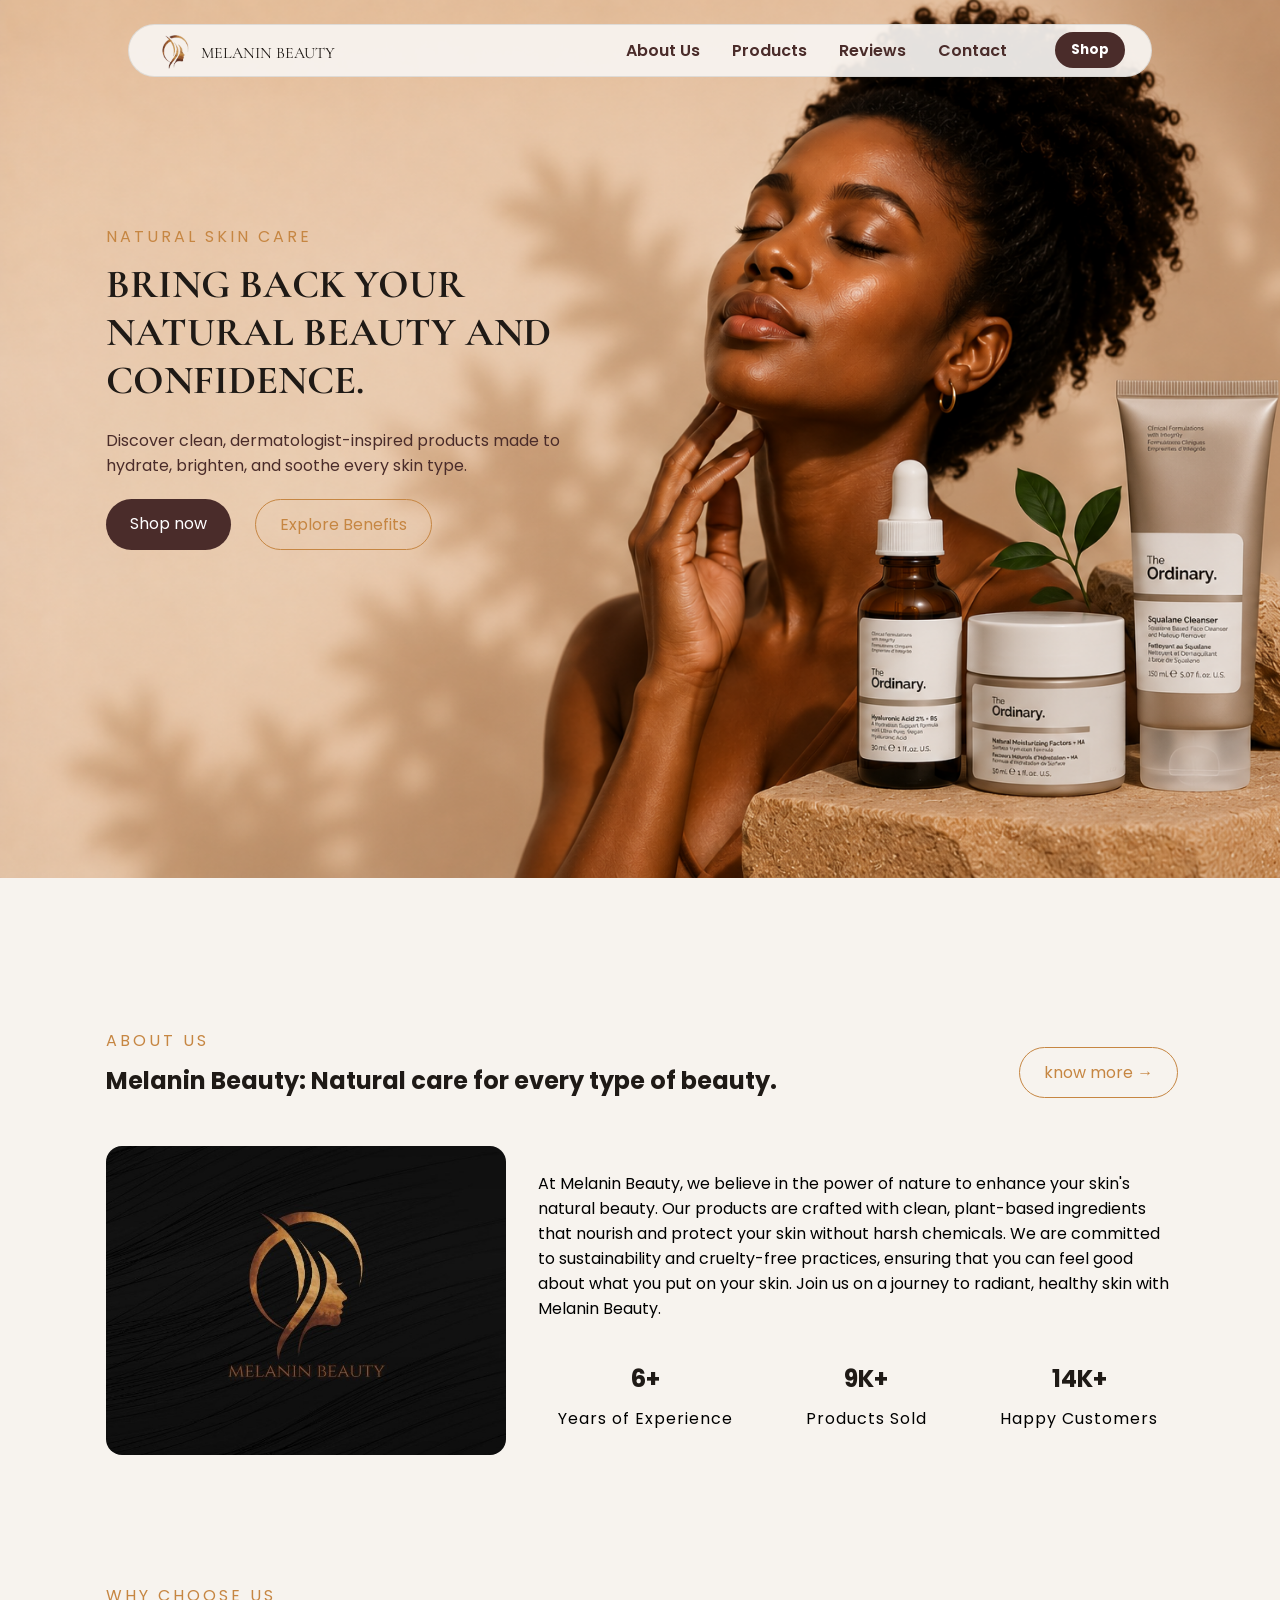
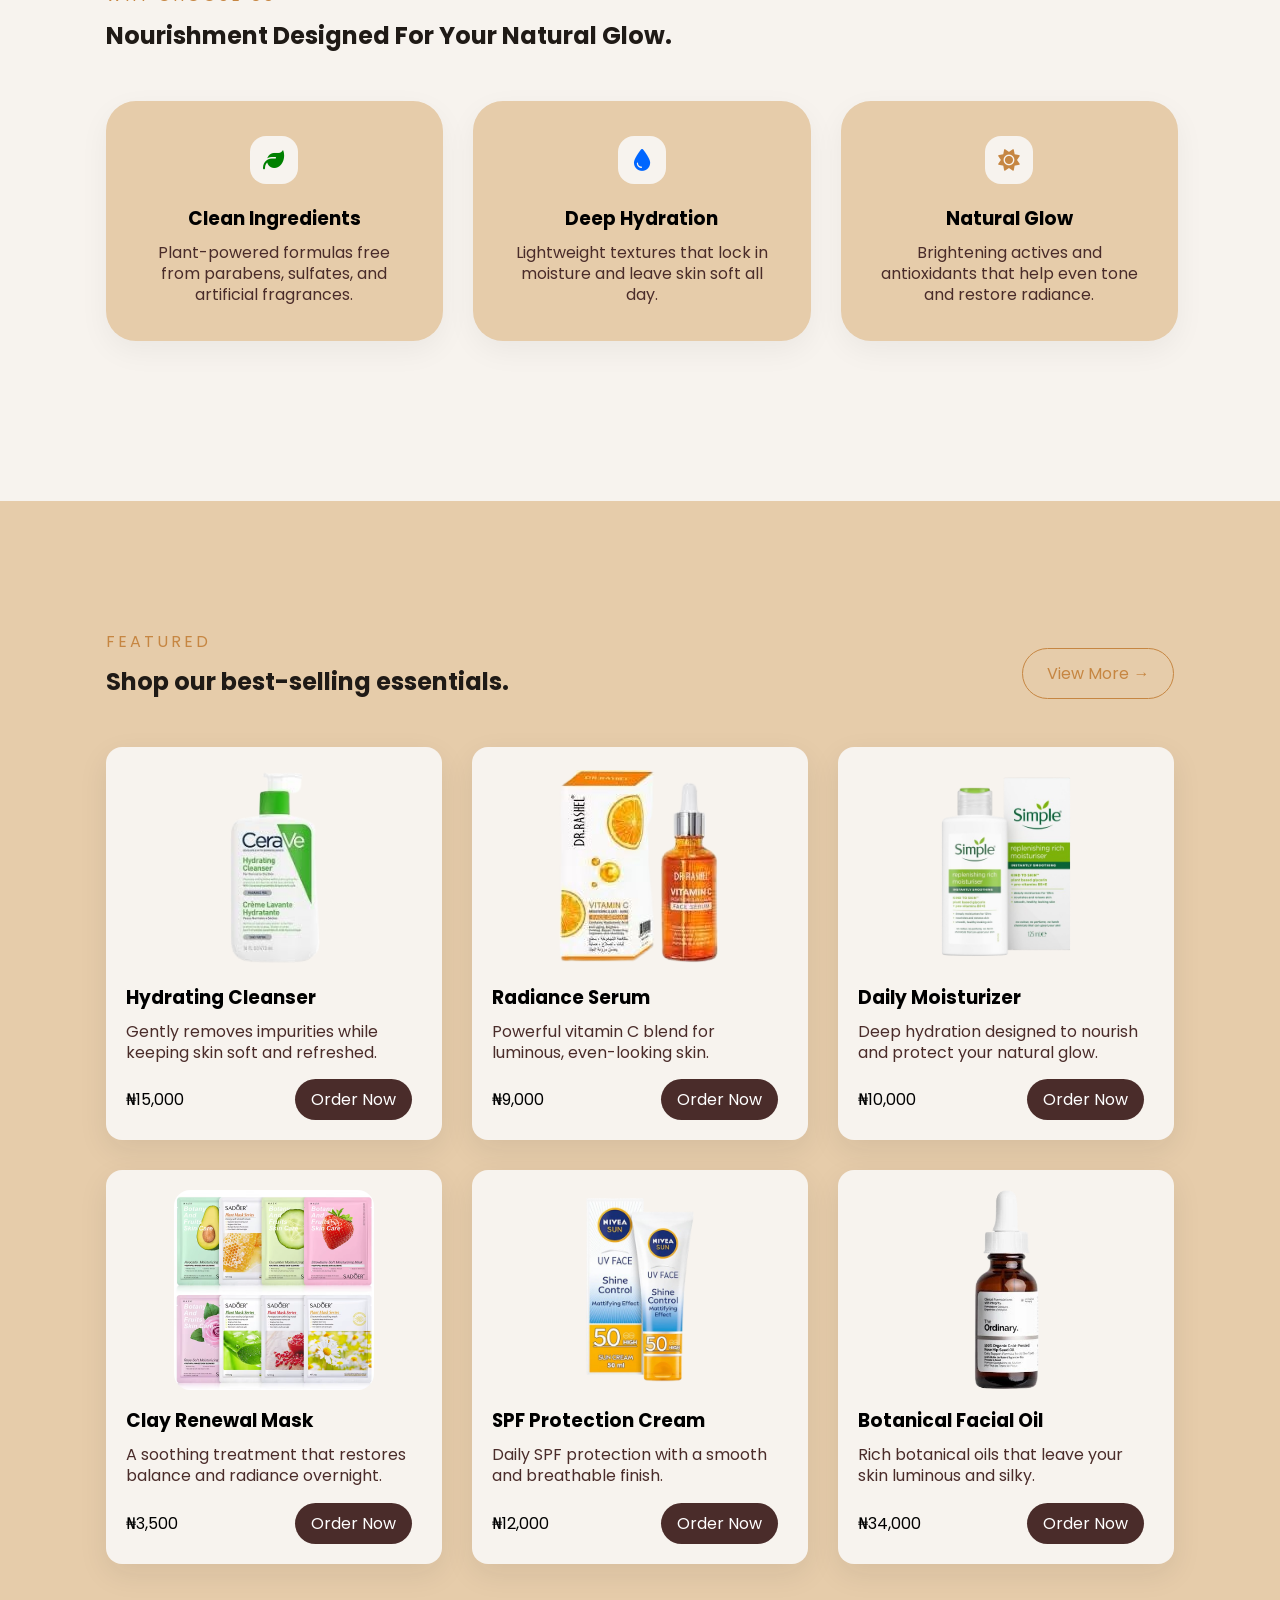
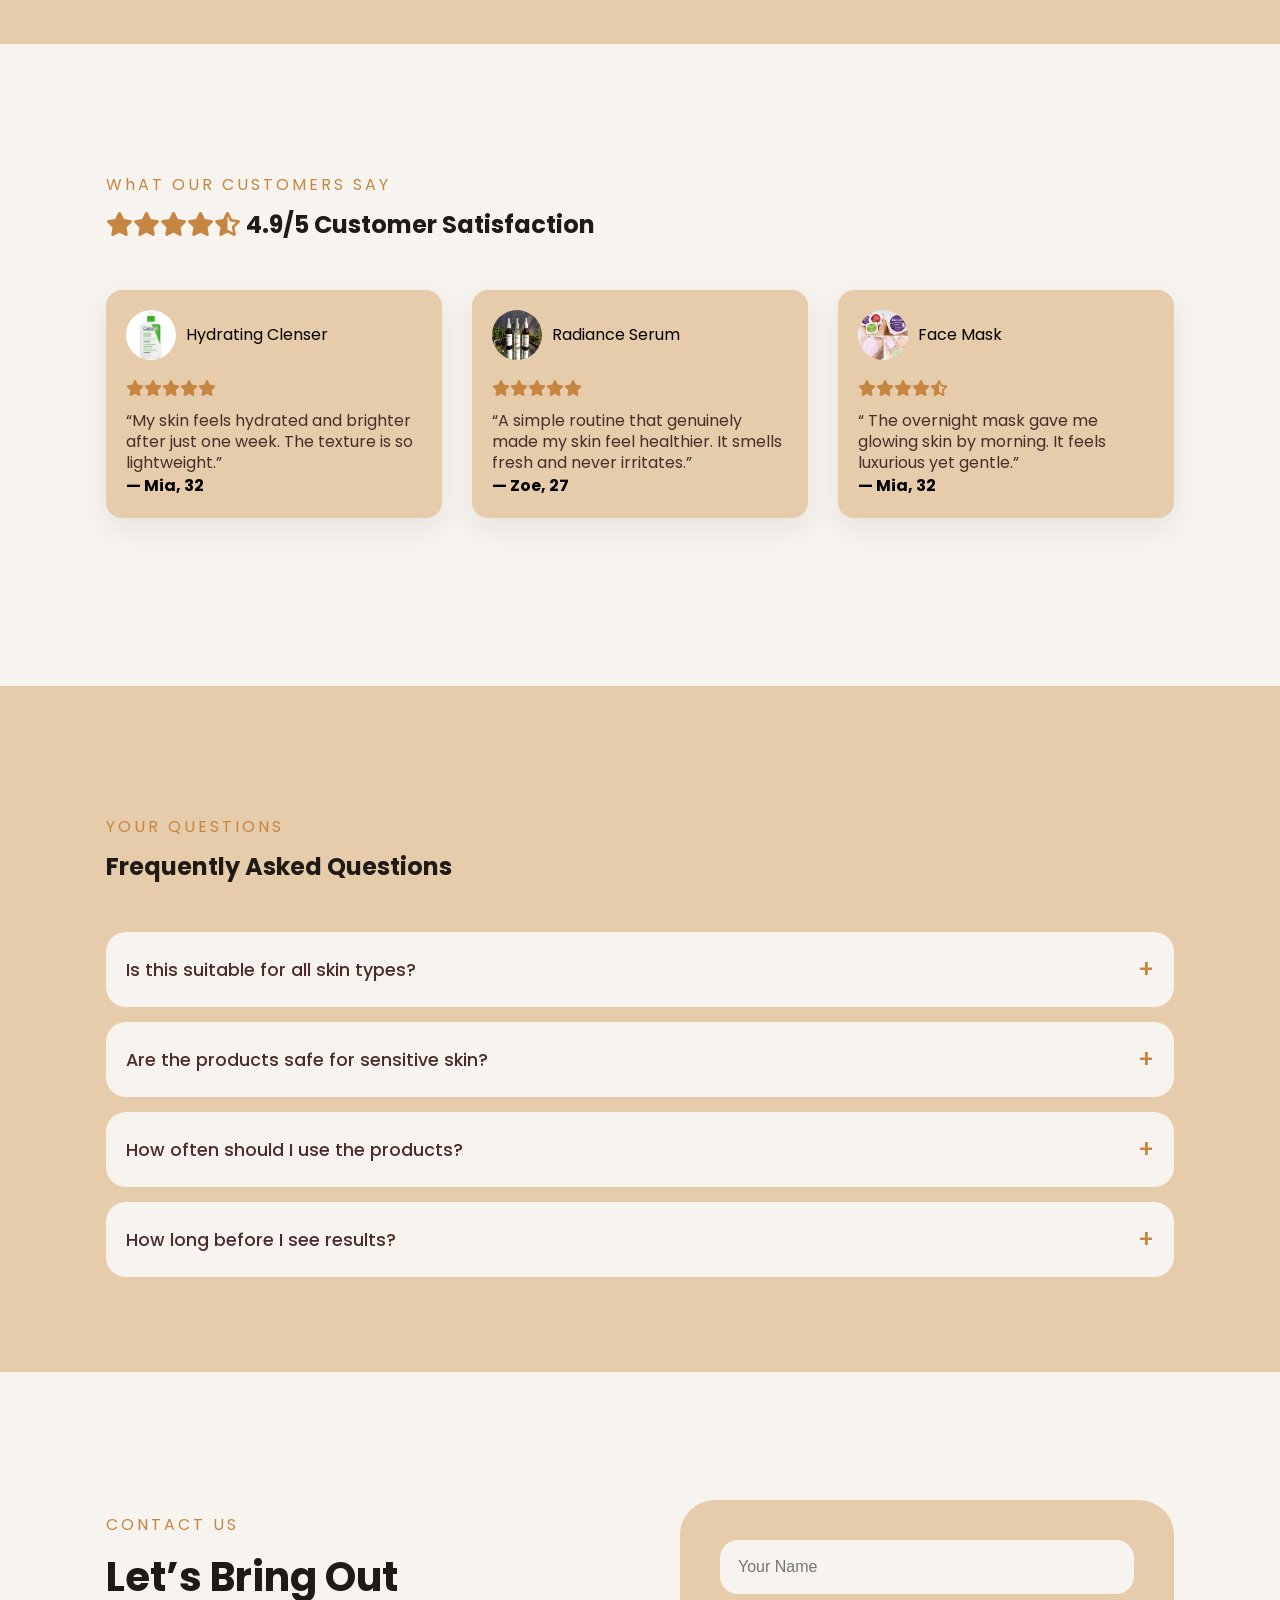
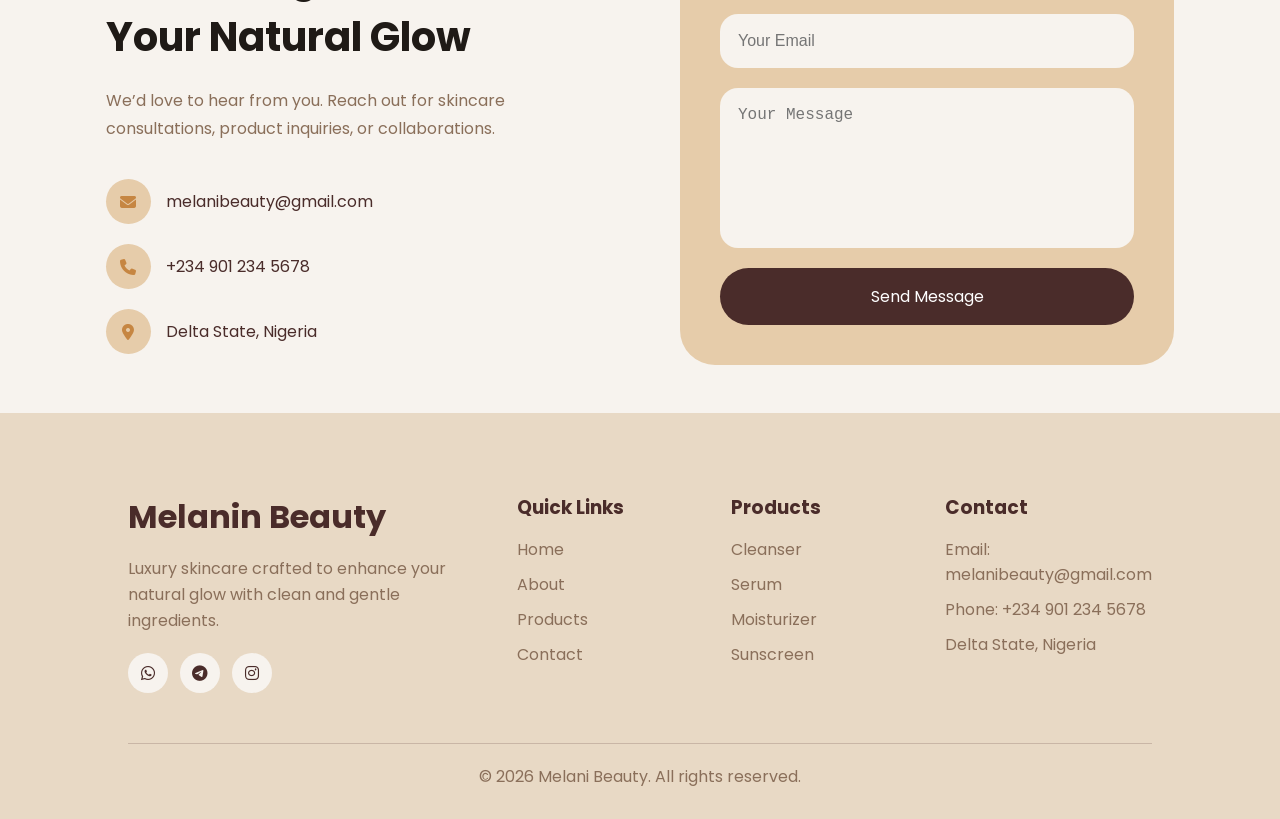
<file: index.html>
<!doctype html>
<html lang="en">
  <head>
    <meta charset="UTF-8" />
    <meta name="viewport" content="width=device-width, initial-scale=1.0" />
    <link rel="preconnect" href="https://fonts.googleapis.com" />
    <link rel="preconnect" href="https://fonts.gstatic.com" crossorigin />
    <link
      href="https://fonts.googleapis.com/css2?family=Cormorant+Garamond:wght@400;500;600;700&family=Poppins:wght@300;400;500;600&display=swap"
      rel="stylesheet"
    />
    <link rel="stylesheet" href="style.css" />
    <link
      rel="shortcut icon"
      href="1000046789-removebg-preview.png"
      type="image/x-icon"
    />
    <link
      rel="stylesheet"
      href="https://cdnjs.cloudflare.com/ajax/libs/font-awesome/6.5.1/css/all.min.css"
    />
    <!-- Image Preloads -->
    <link rel="preload" as="image" href="1000046789-removebg-preview.png" />
    <!-- <link rel="preload" as="image" href="Screenshot_20260519-163848.jpg" />
    <link rel="preload" as="image" href="cleanser_1-removebg-preview.png" />
    <link rel="preload" as="image" href="serum_3-removebg-preview.png" />
    <link rel="preload" as="image" href="simple-removebg-preview.png" />
    <link rel="preload" as="image" href="facemask.avif" />
    <link rel="preload" as="image" href="sunscreen1-removebg-preview.png" />
    <link rel="preload" as="image" href="facial_oil_1-removebg-preview.png" />
    <link rel="preload" as="image" href="cleanser 1.jpg" />
    <link rel="preload" as="image" href="testimonial.jfif" />
    <link rel="preload" as="image" href="face mask 2.jpg" /> -->
    <title>MELANIN BEAUTY</title>
  </head>
  <body>
    <header>
      <!-- header -->
      <nav class="contain container reveal">
        <a href="#" id="logo"
          ><img src="1000046789-removebg-preview.png" alt="logo" />
          <p class="logo-text">MELANIN BEAUTY</p></a
        >

        <!-- toggle input -->
        <input type="checkbox" id="menu-toggle" hidden />

        <!-- icon opens menu -->
        <label for="menu-toggle" class="dropdownimg">
          <span></span>
          <span></span>
          <span></span>
        </label>

        <!-- full dropdown -->
        <div class="dropdown">
          <ul>
            <div class="navtext">
              <a href="#about"><li>About Us</li></a>
              <a href="#products"><li>Products</li></a>
              <a href="#reviews"><li>Reviews</li></a>
              <a href="#contact"><li>Contact</li></a>
            </div>

            <!-- nav button -->
            <button class="navbutton">
              <a href="./product/index.html">Shop</a>
            </button>
          </ul>
        </div>
      </nav>
    </header>

    <main>
      <!-- Hero -->
      <section class="top-hero">
        <div class="hero contain container">
          <!-- hero-text -->
          <div class="hero-text">
            <p class="intro">NATURAL SKIN CARE</p>
            <h1>BRING BACK YOUR NATURAL BEAUTY AND CONFIDENCE.</h1>
            <p id="hero-second" class="sub">
              Discover clean, dermatologist-inspired products made to hydrate,
              brighten, and soothe every skin type.
            </p>

            <!-- hero-buttons -->
            <div class="hero-buttons">
              <a href="./product/index.html" id="hero-first">Shop now</a>

              <a href="#benefits" id="hero-butt">Explore Benefits</a>
            </div>
          </div>
        </div>
      </section>

      <div class="container bodily">
        <!-- About us -->
        <section id="about" class="contain reveal">
          <!-- section head -->
          <div class="sec-text">
            <div class="sec-head">
              <p class="intro">ABOUT US</p>
              <h2>Melanin Beauty: Natural care for every type of beauty.</h2>
            </div>
            <a href="./About/index.html">know more →</a>
          </div>

          <!-- about content -->
          <div class="about-content">
            <img src="Screenshot_20260519-163848.jpg" alt="" />
            <div class="about-text">
              <p>
                At Melanin Beauty, we believe in the power of nature to enhance
                your skin's natural beauty. Our products are crafted with clean,
                plant-based ingredients that nourish and protect your skin
                without harsh chemicals. We are committed to sustainability and
                cruelty-free practices, ensuring that you can feel good about
                what you put on your skin. Join us on a journey to radiant,
                healthy skin with Melanin Beauty.
              </p>

              <div class="stats-section">
                <div class="stat-box">
                  <h2 class="counter" data-target="10" data-suffix="+">0</h2>
                  <p>Years of Experience</p>
                </div>

                <div class="stat-box">
                  <h2 class="counter" data-target="15" data-suffix="K+">0</h2>
                  <p>Products Sold</p>
                </div>

                <div class="stat-box">
                  <h2 class="counter" data-target="25" data-suffix="K+">0</h2>
                  <p>Happy Customers</p>
                </div>
              </div>
            </div>
          </div>
        </section>
        <!-- Benefits -->
        <section id="benefits" class="contain reveal">
          <!-- section head -->
          <div class="sec-head">
            <p class="intro">WHY CHOOSE US</p>
            <h2>Nourishment Designed For Your Natural Glow.</h2>
          </div>

          <!-- value card -->
          <div class="value-grid">
            <!-- first card -->
            <article class="value-card">
              <div class="value-icon"><i class="fas fa-leaf"></i></div>
              <h3>Clean Ingredients</h3>
              <p class="sub">
                Plant-powered formulas free from parabens, sulfates, and
                artificial fragrances.
              </p>
            </article>

            <!-- second card -->
            <article class="value-card">
              <div class="value-icon"><i class="fas fa-tint"></i></div>
              <h3>Deep Hydration</h3>
              <p class="sub">
                Lightweight textures that lock in moisture and leave skin soft
                all day.
              </p>
            </article>

            <!-- third card -->
            <article class="value-card">
              <div class="value-icon"><i class="fas fa-sun"></i></div>
              <h3>Natural Glow</h3>
              <p class="sub">
                Brightening actives and antioxidants that help even tone and
                restore radiance.
              </p>
            </article>
          </div>
        </section>
      </div>

      <div class="bodily differ">
        <!-- Products -->
        <section id="products" class="contain container reveal">
          <!-- section head -->
          <div class="sec-text">
            <div class="sec-head">
              <p class="intro">FEATURED</p>
              <h2>Shop our best-selling essentials.</h2>
            </div>
            <a href="./product/index.html">View More →</a>
          </div>

          <!-- Sales -->
          <div class="product-grid">
            <!-- product 1 -->
            <article class="product-card">
              <div class="product-thumb product-cream">
                <img src="cleanser_1-removebg-preview.png" alt="product" />
              </div>
              <h3>Hydrating Cleanser</h3>
              <p class="sub">
                Gently removes impurities while keeping skin soft and refreshed.
              </p>

              <div class="price">
                <span class="price-num">₦15,000</span>
                <a
                  href="https://wa.me/2349023679816?text=Hello%20I%20want%20to%20place%20an%20order%20for%20cerave%20hydrating%20cleanser%20for%20₦15,000."
                  target="_blank"
                  >Order Now</a
                >
              </div>
            </article>

            <!-- product 2 -->
            <article class="product-card">
              <div class="product-thumb product-serum">
                <img src="serum_3-removebg-preview.png" alt="product" />
              </div>
              <h3>Radiance Serum</h3>
              <p class="sub">
                Powerful vitamin C blend for luminous, even-looking skin.
              </p>
              <div class="price">
                <span class="price-num">₦9,000</span>
                <a
                  href="https://wa.me/2349023679816?text=Hello%20I%20want%20to%20place%20an%20order%20for%20DrRashel%20radiance%20serum%20for%20₦9,000."
                  target="_blank"
                  >Order Now</a
                >
              </div>
            </article>

            <!-- product 3 -->
            <article class="product-card">
              <div class="product-thumb product-mist">
                <img src="simple-removebg-preview.png" alt="product" />
              </div>
              <h3>Daily Moisturizer</h3>
              <p class="sub">
                Deep hydration designed to nourish and protect your natural
                glow.
              </p>
              <div class="price">
                <span class="price-num">₦10,000</span>
                <a
                  href="https://wa.me/2349023679816?text=Hello%20I%20want%20to%20place%20an%20order%20for%20daily%20moisturizer%20for%20₦10,000."
                  target="_blank"
                  >Order Now</a
                >
              </div>
            </article>

            <!-- product 4 -->
            <article class="product-card">
              <div class="product-thumb product-cream">
                <img src="facemask.avif" alt="product" />
              </div>
              <h3>Clay Renewal Mask</h3>
              <p class="sub">
                A soothing treatment that restores balance and radiance
                overnight.
              </p>
              <div class="price">
                <span class="price-num">₦3,500</span>
                <a
                  href="https://wa.me/2349023679816?text=Hello%20I%20want%20to%20place%20an%20order%20for%20clay%20renewal%20mask%20for%20₦3,500."
                  target="_blank"
                  >Order Now</a
                >
              </div>
            </article>

            <!-- product 5 -->
            <article class="product-card">
              <div class="product-thumb product-serum">
                <img src="sunscreen1-removebg-preview.png" alt="product" />
              </div>
              <h3>SPF Protection Cream</h3>
              <p class="sub">
                Daily SPF protection with a smooth and breathable finish.
              </p>
              <div class="price">
                <span class="price-num">₦12,000</span>
                <a
                  href="https://wa.me/2349023679816?text=Hello%20I%20want%20to%20place%20an%20order%20for%20nivea%20spf%20protection%20cream%20for%20₦12,000."
                  target="_blank"
                  >Order Now</a
                >
              </div>
            </article>

            <!-- product 6 -->
            <article class="product-card">
              <div class="product-thumb product-serum">
                <img src="facial_oil_1-removebg-preview.png" alt="product" />
              </div>
              <h3>Botanical Facial Oil</h3>
              <p class="sub">
                Rich botanical oils that leave your skin luminous and silky.
              </p>
              <div class="price">
                <span class="price-num">₦34,000</span>
                <a
                  href="https://wa.me/2349023679816?text=Hello%20I%20want%20to%20place%20an%20order%20for%20theordinary%20facial%20oil%20for%20₦34,000."
                  target="_blank"
                  >Order Now</a
                >
              </div>
            </article>
          </div>
        </section>
      </div>

      <div class="container contain bodily">
        <!-- Reviews -->
        <section id="reviews" class="reveal">
          <!-- section head -->
          <div class="sec-head">
            <p class="intro">WhAT OUR CUSTOMERS SAY</p>
            <h2>
              <i class="fas fa-star"></i><i class="fas fa-star"></i
              ><i class="fas fa-star"></i><i class="fa fas-star"></i
              ><i class="fas fa-star"></i
              ><i class="fas fa-star-half-alt"></i> 4.9/5 Customer Satisfaction
            </h2>
          </div>

          <!-- comments -->
          <div class="testimonial-grid">
            <!-- testimonial 1 -->
            <article class="testimonial-card">
              <div class="testimonial-img">
                <img
                  src="cleanser 1.jpg"
                  alt="product"
                  class="testimonial-thumb"
                />
                <p>Hydrating Clenser</p>
              </div>
              <div class="testimonial-text">
                <span class="testimonial-icon"
                  ><i class="fas fa-star"></i><i class="fas fa-star"></i
                  ><i class="fas fa-star"></i><i class="fas fa-star"></i
                  ><i class="fas fa-star"></i
                ></span>
                <p class="sub">
                  “My skin feels hydrated and brighter after just one week. The
                  texture is so lightweight.”
                </p>
                <strong>— Mia, 32</strong>
              </div>
            </article>
            <!-- testimonial 2 -->
            <article class="testimonial-card">
              <div class="testimonial-img">
                <img
                  src="testimonial.jfif"
                  alt="product"
                  class="testimonial-thumb"
                />
                <p>Radiance Serum</p>
              </div>
              <div class="testimonial-text">
                <span class="testimonial-icon"
                  ><i class="fas fa-star"></i><i class="fas fa-star"></i
                  ><i class="fas fa-star"></i><i class="fas fa-star"></i
                  ><i class="fas fa-star"></i
                ></span>
                <p class="sub">
                  “A simple routine that genuinely made my skin feel healthier.
                  It smells fresh and never irritates.”
                </p>
                <strong>— Zoe, 27</strong>
              </div>
            </article>
            <!-- testimonial 3 -->
            <article class="testimonial-card">
              <div class="testimonial-img">
                <img
                  src="face mask 2.jpg"
                  alt="product"
                  class="testimonial-thumb"
                />
                <p>Face Mask</p>
              </div>
              <div class="testimonial-text">
                <span class="testimonial-icon"
                  ><i class="fas fa-star"></i><i class="fas fa-star"></i
                  ><i class="fas fa-star"></i><i class="fas fa-star"></i
                  ><i class="fas fa-star-half-alt"></i
                ></span>
                <p class="sub">
                  “ The overnight mask gave me glowing skin by morning. It feels
                  luxurious yet gentle.”
                </p>
                <strong>— Mia, 32</strong>
              </div>
            </article>
          </div>
        </section>
      </div>

      <div class="bodily differ">
        <!-- FAQ -->
        <section id="faq" class="contain container reveal">
          <div class="sec-head">
            <p class="intro">YOUR QUESTIONS</p>
            <h2>Frequently Asked Questions</h2>
          </div>

          <div class="faq-container">
            <div class="faq-item">
              <div class="faq-question">
                Is this suitable for all skin types?
                <span class="icon">+</span>
              </div>
              <div class="faq-answer">
                Yes, our products are formulated to be gentle and suitable for
                all skin types, including sensitive skin.
              </div>
            </div>

            <div class="faq-item">
              <div class="faq-question">
                Are the products safe for sensitive skin?
                <span class="icon">+</span>
              </div>
              <div class="faq-answer">
                Absolutely. We focus on clean, soothing ingredients designed to
                reduce irritation and support the skin barrier.
              </div>
            </div>

            <div class="faq-item">
              <div class="faq-question">
                How often should I use the products?
                <span class="icon">+</span>
              </div>
              <div class="faq-answer">
                Most products can be used daily, morning and night depending on
                your skincare routine.
              </div>
            </div>

            <div class="faq-item">
              <div class="faq-question">
                How long before I see results?
                <span class="icon">+</span>
              </div>
              <div class="faq-answer">
                Visible improvements usually appear within 2–3 weeks of
                consistent use.
              </div>
            </div>
          </div>
        </section>
      </div>

      <div class="bodily container contain">
        <!-- Contact -->
        <section id="contact" class="contact-section reveal">
          <div class="contact-text">
            <div class="sec-head">
              <p class="intro">CONTACT US</p>
              <h2>
                Let’s Bring Out <br />
                Your Natural Glow
              </h2>
              <p class="contact-description">
                We’d love to hear from you. Reach out for skincare
                consultations, product inquiries, or collaborations.
              </p>
            </div>

            <div class="contact-info">
              <div class="info-item">
                <i class="fas fa-envelope"></i>
                <span>melanibeauty@gmail.com</span>
              </div>

              <div class="info-item">
                <i class="fas fa-phone"></i>
                <span>+234 901 234 5678</span>
              </div>

              <div class="info-item">
                <i class="fas fa-location-dot"></i>
                <span>Delta State, Nigeria</span>
              </div>
            </div>
          </div>

          <div class="contact-form">
            <form id="contactForm" name="contact" method="POST" netlify>
              <input type="hidden" name="form-name" value="contact" />
              <p style="display: none">
                <label
                  >Don’t fill this out if you’re human: <input name="bot-field"
                /></label>
              </p>

              <input type="text" name="name" placeholder="Your Name" required />

              <input
                type="email"
                name="email"
                placeholder="Your Email"
                required
              />

              <textarea
                name="message"
                placeholder="Your Message"
                required
              ></textarea>

              <button type="submit">Send Message</button>
            </form>
          </div>
        </section>
      </div>
    </main>

    <!-- footer -->
    <footer class="footer">
      <div class="footer-container">
        <!-- BRAND -->
        <div class="footer-brand">
          <h2>Melanin Beauty</h2>
          <p>
            Luxury skincare crafted to enhance your natural glow with clean and
            gentle ingredients.
          </p>

          <div class="social-icons">
            <a
              href="https://wa.me/2349023679816?text=Hi%20Melanin%20Beauty,%20I'm%20interested%20in%20your%20skincare%20products."
              target="_blank"
            >
              <i class="fa-brands fa-whatsapp"></i>
            </a>
            <a href="https://t.me/melaninbeauty" target="_blank">
              <i class="fa-brands fa-telegram"></i>
            </a>
            <a href="https://instagram.com/melaninbeauty" target="_blank">
              <i class="fa-brands fa-instagram"></i>
            </a>
          </div>
        </div>

        <!-- LINKS -->
        <div class="footer-links">
          <h3>Quick Links</h3>
          <a href="#">Home</a>
          <a href="./About/index.html">About</a>
          <a href="./product/index.html">Products</a>
          <a href="#">Contact</a>
        </div>

        <!-- PRODUCTS -->
        <div class="footer-links">
          <h3>Products</h3>
          <a href="#">Cleanser</a>
          <a href="#">Serum</a>
          <a href="#">Moisturizer</a>
          <a href="#">Sunscreen</a>
        </div>

        <!-- CONTACT -->
        <div class="footer-contact">
          <h3>Contact</h3>
          <p>Email: melanibeauty@gmail.com</p>
          <p>Phone: +234 901 234 5678</p>
          <p>Delta State, Nigeria</p>
        </div>
      </div>

      <div class="footer-bottom">
        <p>© 2026 Melani Beauty. All rights reserved.</p>
      </div>
    </footer>
  </body>
  <script src="script.js"></script>
</html>
</file>
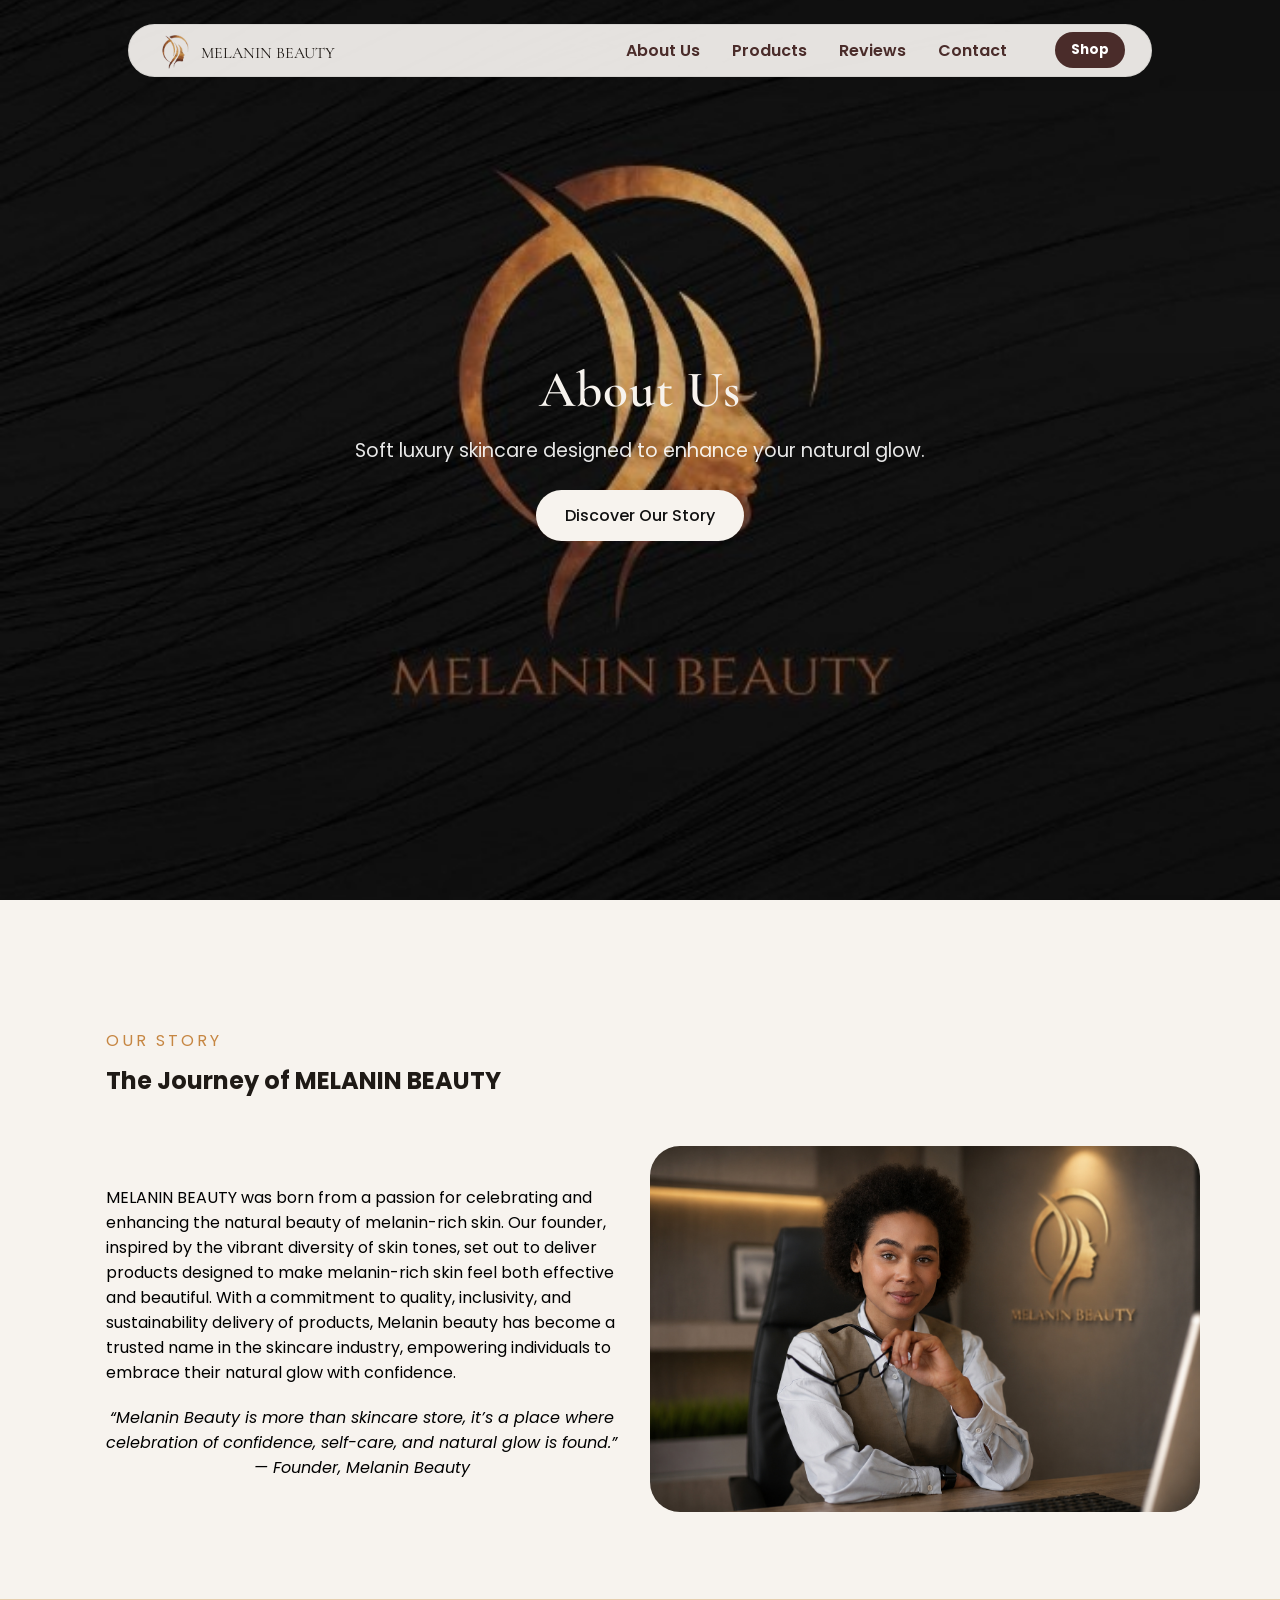
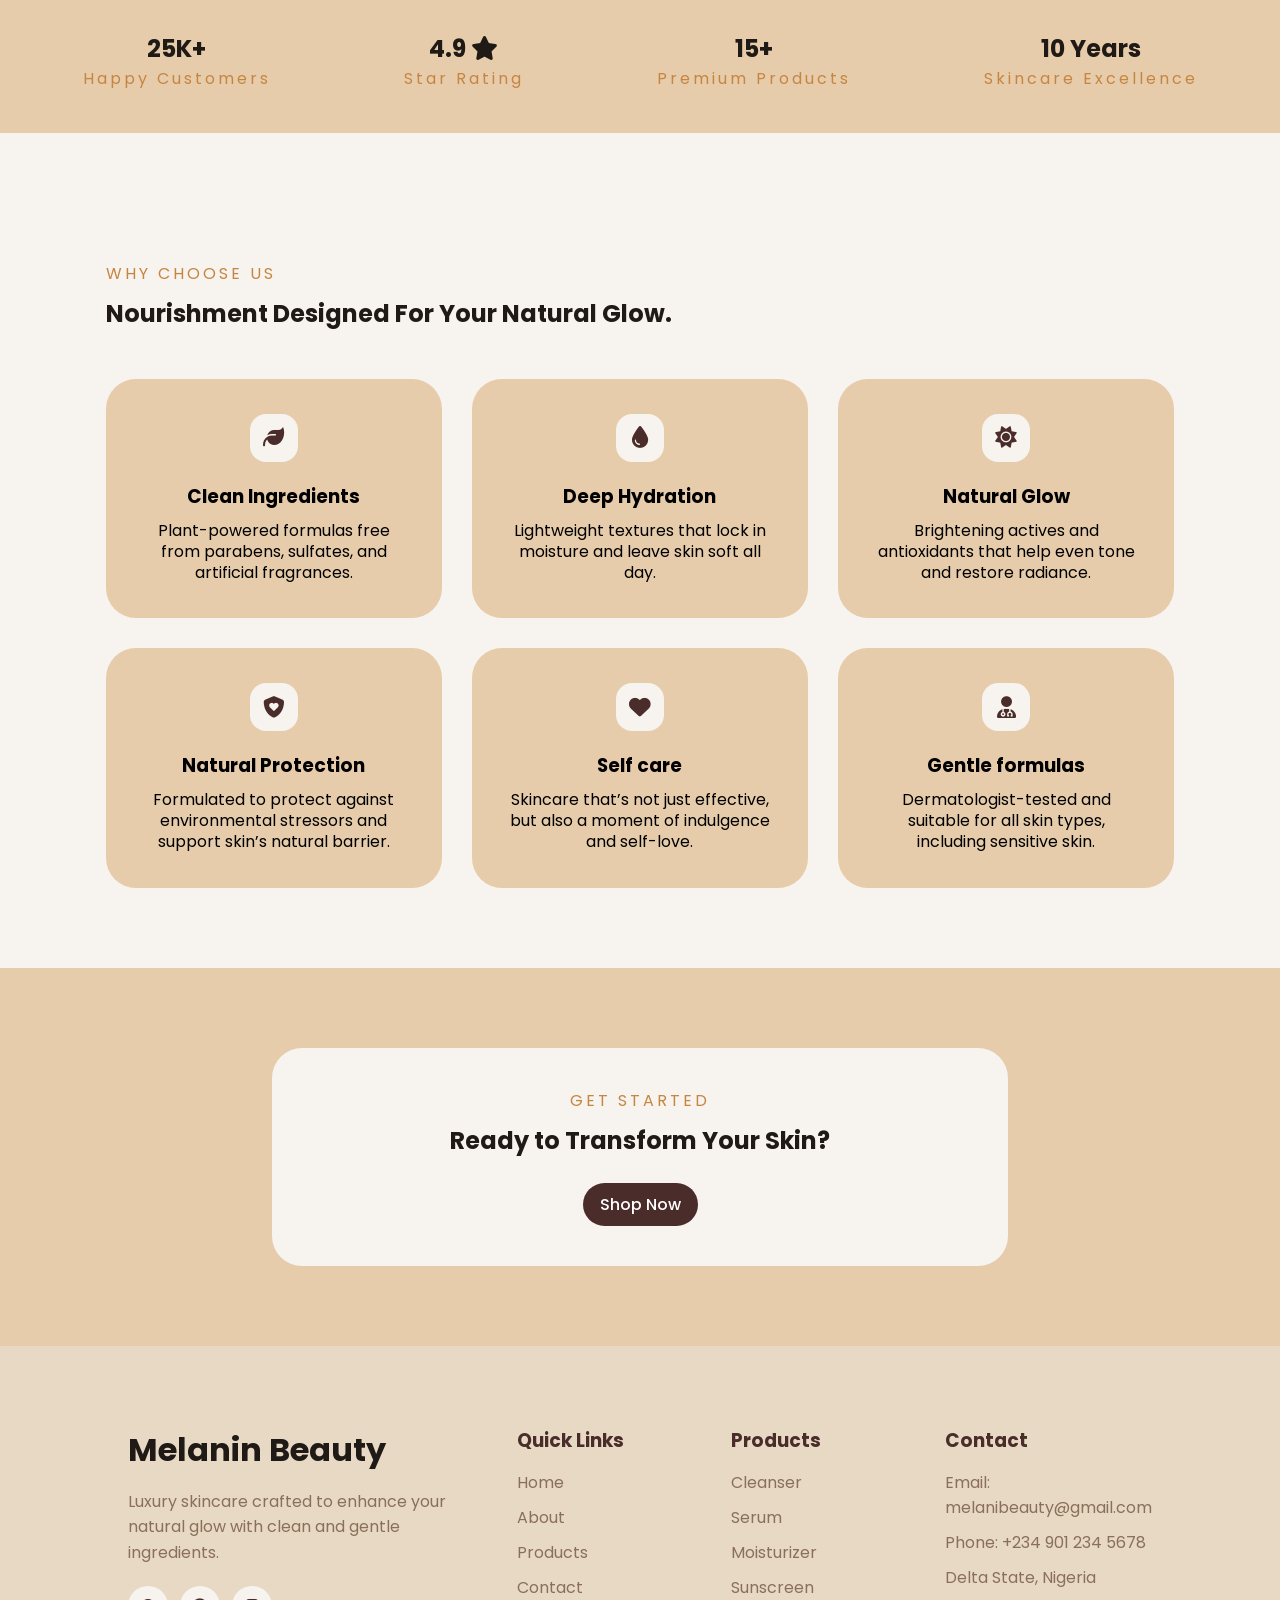
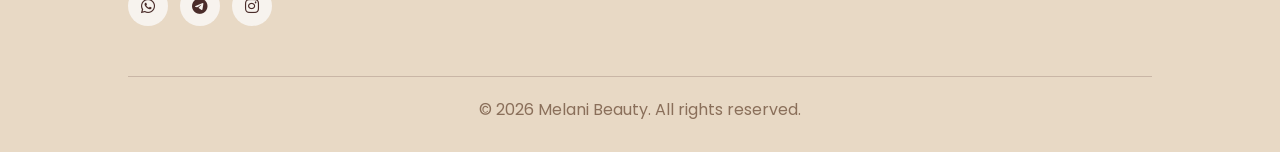
<file: About/index.html>
<!doctype html>
<html lang="en">
  <head>
    <meta charset="UTF-8" />
    <meta name="viewport" content="width=device-width, initial-scale=1.0" />
    <link rel="preconnect" href="https://fonts.googleapis.com" />
    <link rel="preconnect" href="https://fonts.gstatic.com" crossorigin />
    <link
      href="https://fonts.googleapis.com/css2?family=Cormorant+Garamond:wght@400;500;600;700&family=Poppins:wght@300;400;500;600&display=swap"
      rel="stylesheet"
    />
    <link rel="stylesheet" href="style.css" />
    <link
      rel="shortcut icon"
      href="1000046789-removebg-preview.png"
      type="image/x-icon"
    />
    <link
      rel="stylesheet"
      href="https://cdnjs.cloudflare.com/ajax/libs/font-awesome/6.5.1/css/all.min.css"
    />
    <!-- Image Preloads -->
    <link rel="preload" as="image" href="1000046789-removebg-preview.png" />
    <link rel="preload" as="image" href="manager (1).jpg" />
    <title>MELANIN BEAUTY- About Us</title>
  </head>
  <body>
    <header>
      <!-- header -->
      <nav class="contain container reveal">
        <a href="/index.html" id="logo"
          ><img src="1000046789-removebg-preview.png" alt="logo" />
          <p class="logo-text">MELANIN BEAUTY</p></a
        >

        <!-- toggle input -->
        <input type="checkbox" id="menu-toggle" hidden />

        <!-- icon opens menu -->
        <label for="menu-toggle" class="dropdownimg">
          <span></span>
          <span></span>
          <span></span>
        </label>

        <!-- full dropdown -->
        <div class="dropdown">
          <ul>
            <div class="navtext">
              <a href="#about"><li>About Us</li></a>
              <a href="/product/index.html"><li>Products</li></a>
              <a href="#reviews"><li>Reviews</li></a>
              <a href="#contact"><li>Contact</li></a>
            </div>

            <!-- nav button -->
            <button class="navbutton"><a href="#shop">Shop</a></button>
          </ul>
        </div>
      </nav>
    </header>

    <main>
      <!-- hero -->
      <section class="about-hero">
        <div class="hero-content reveal">
          <h1>About Us</h1>
          <p>Soft luxury skincare designed to enhance your natural glow.</p>
          <a href="#the-story" class="btn">Discover Our Story</a>
        </div>
      </section>

      <div class="bodily">
        <!-- our story -->
        <section id="the-story" class="our-story container reveal">
          <div class="sec-head">
            <p class="intro">OUR STORY</p>
            <h2 id="story">The Journey of MELANIN BEAUTY</h2>
          </div>

          <div class="story-content">
            <div class="story-text">
              <p>
                MELANIN BEAUTY was born from a passion for celebrating and
                enhancing the natural beauty of melanin-rich skin. Our founder,
                inspired by the vibrant diversity of skin tones, set out to
                deliver products designed to make melanin-rich skin feel both
                effective and beautiful. With a commitment to quality,
                inclusivity, and sustainability delivery of products, Melanin
                beauty has become a trusted name in the skincare industry,
                empowering individuals to embrace their natural glow with
                confidence.
              </p>
              <div class="quote">
                <p>
                  <i>
                    “Melanin Beauty is more than skincare store, it’s a place
                    where celebration of confidence, self-care, and natural glow
                    is found.”
                  </i>
                </p>
                <p id="found"><i>— Founder, Melanin Beauty</i></p>
              </div>
            </div>
            <div class="story-img">
              <img src="manager (1).jpg" alt="founder" />
            </div>
          </div>
        </section>
      </div>

      <!-- archivement -->
      <div class="differ">
        <section class="achievement-section reveal">
          <div class="achievement-card">
            <h2>25K+</h2>
            <p class="intro">Happy Customers</p>
          </div>

          <div class="achievement-card">
            <h2>4.9 <i class="fas fa-star"></i></h2>
            <p class="intro">Star Rating</p>
          </div>

          <div class="achievement-card">
            <h2>15+</h2>
            <p class="intro">Premium Products</p>
          </div>

          <div class="achievement-card">
            <h2>10 Years</h2>
            <p class="intro">Skincare Excellence</p>
          </div>
        </section>
      </div>
      <div class="bodily">
        <!-- Benefits -->
        <section id="benefits" class="contain container reveal">
          <!-- section head -->
          <div class="sec-head">
            <p class="intro">WHY CHOOSE US</p>
            <h2>Nourishment Designed For Your Natural Glow.</h2>
          </div>

          <!-- value card -->
          <div class="value-grid">
            <!-- first card -->
            <article class="value-card">
              <div class="value-icon"><i class="fas fa-leaf"></i></div>
              <h3>Clean Ingredients</h3>
              <div class="sub">
                Plant-powered formulas free from parabens, sulfates, and
                artificial fragrances.
              </div>
            </article>

            <!-- second card -->
            <article class="value-card">
              <div class="value-icon"><i class="fas fa-tint"></i></div>
              <h3>Deep Hydration</h3>
              <p class="sub">
                Lightweight textures that lock in moisture and leave skin soft
                all day.
              </p>
            </article>

            <!-- third card -->
            <article class="value-card">
              <div class="value-icon"><i class="fas fa-sun"></i></div>
              <h3>Natural Glow</h3>
              <p class="sub">
                Brightening actives and antioxidants that help even tone and
                restore radiance.
              </p>
            </article>

            <!-- forth card -->
            <article class="value-card">
              <div class="value-icon"><i class="fas fa-shield-heart"></i></div>
              <h3>Natural Protection</h3>
              <p class="sub">
                Formulated to protect against environmental stressors and
                support skin’s natural barrier.
              </p>
            </article>

            <!-- fifth card -->
            <article class="value-card">
              <div class="value-icon"><i class="fas fa-heart"></i></div>
              <h3>Self care</h3>
              <p class="sub">
                Skincare that’s not just effective, but also a moment of
                indulgence and self-love.
              </p>
            </article>

            <!-- sixth card -->
            <article class="value-card">
              <div class="value-icon"><i class="fas fa-user-md"></i></div>
              <h3>Gentle formulas</h3>
              <p class="sub">
                Dermatologist-tested and suitable for all skin types, including
                sensitive skin.
              </p>
            </article>
          </div>
        </section>
      </div>
      <div class="differ">
        <section id="CTA" class="container contain reveal">
          <div class="cta">
            <p class="intro">GET STARTED</p>
            <h2>Ready to Transform Your Skin?</h2>
            <a href="/product/index.html" class="btn">Shop Now</a>
          </div>
        </section>
      </div>
    </main>
    <!-- footer -->
    <footer class="footer">
      <div class="footer-container">
        <!-- BRAND -->
        <div class="footer-brand">
          <h2>Melanin Beauty</h2>
          <p>
            Luxury skincare crafted to enhance your natural glow with clean and
            gentle ingredients.
          </p>

          <div class="social-icons">
            <a
              href="https://wa.me/2349023679816?text=Hi%20Melanin%20Beauty,%20I'm%20interested%20in%20your%20skincare%20products."
              target="_blank"
            >
              <i class="fa-brands fa-whatsapp"></i>
            </a>
            <a href="https://t.me/melaninbeauty" target="_blank">
              <i class="fa-brands fa-telegram"></i>
            </a>
            <a href="https://instagram.com/melaninbeauty" target="_blank">
              <i class="fa-brands fa-instagram"></i>
            </a>
          </div>
        </div>

        <!-- LINKS -->
        <div class="footer-links">
          <h3>Quick Links</h3>
          <a href="#">Home</a>
          <a href="./About/index.html">About</a>
          <a href="/product/index.html">Products</a>
          <a href="#">Contact</a>
        </div>

        <!-- PRODUCTS -->
        <div class="footer-links">
          <h3>Products</h3>
          <a href="#">Cleanser</a>
          <a href="#">Serum</a>
          <a href="#">Moisturizer</a>
          <a href="#">Sunscreen</a>
        </div>

        <!-- CONTACT -->
        <div class="footer-contact">
          <h3>Contact</h3>
          <p>Email: melanibeauty@gmail.com</p>
          <p>Phone: +234 901 234 5678</p>
          <p>Delta State, Nigeria</p>
        </div>
      </div>

      <div class="footer-bottom">
        <p>© 2026 Melani Beauty. All rights reserved.</p>
      </div>
    </footer>
  </body>
  <script src="script.js"></script>
</html>
</file>
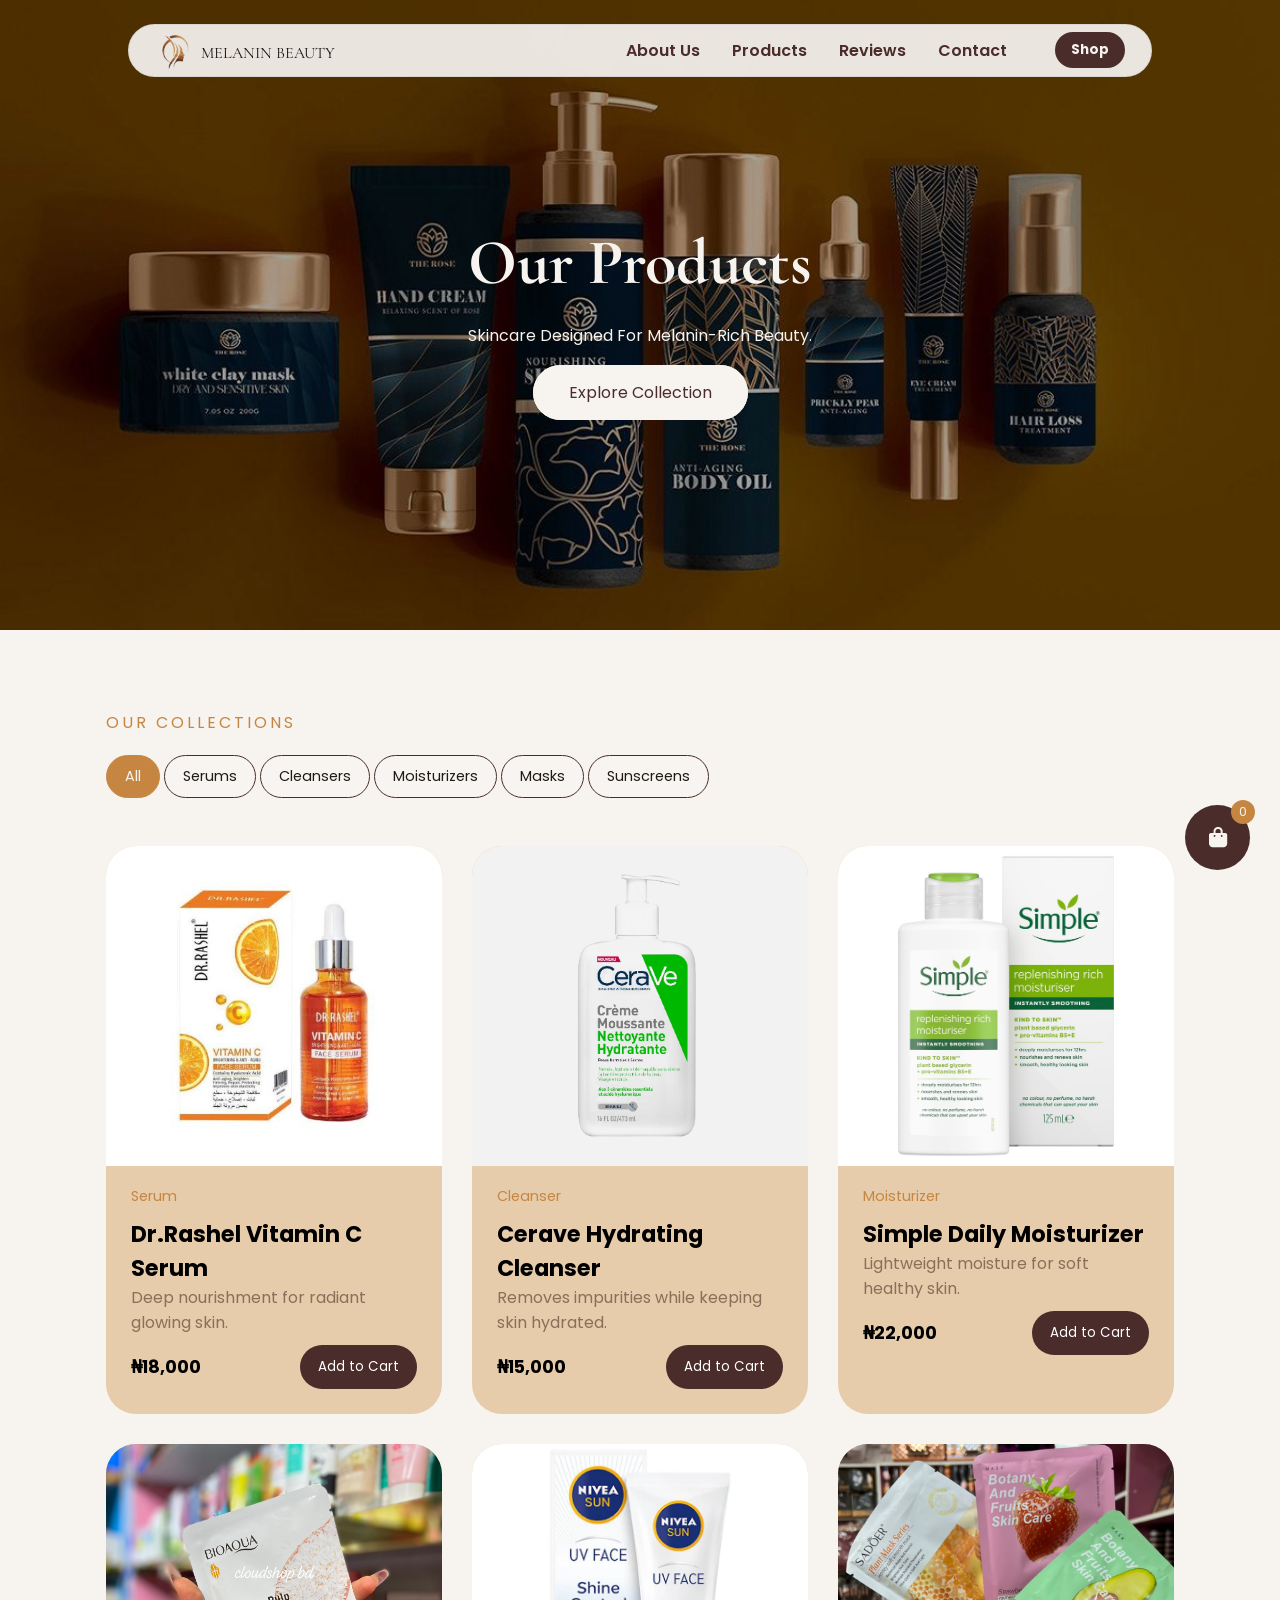
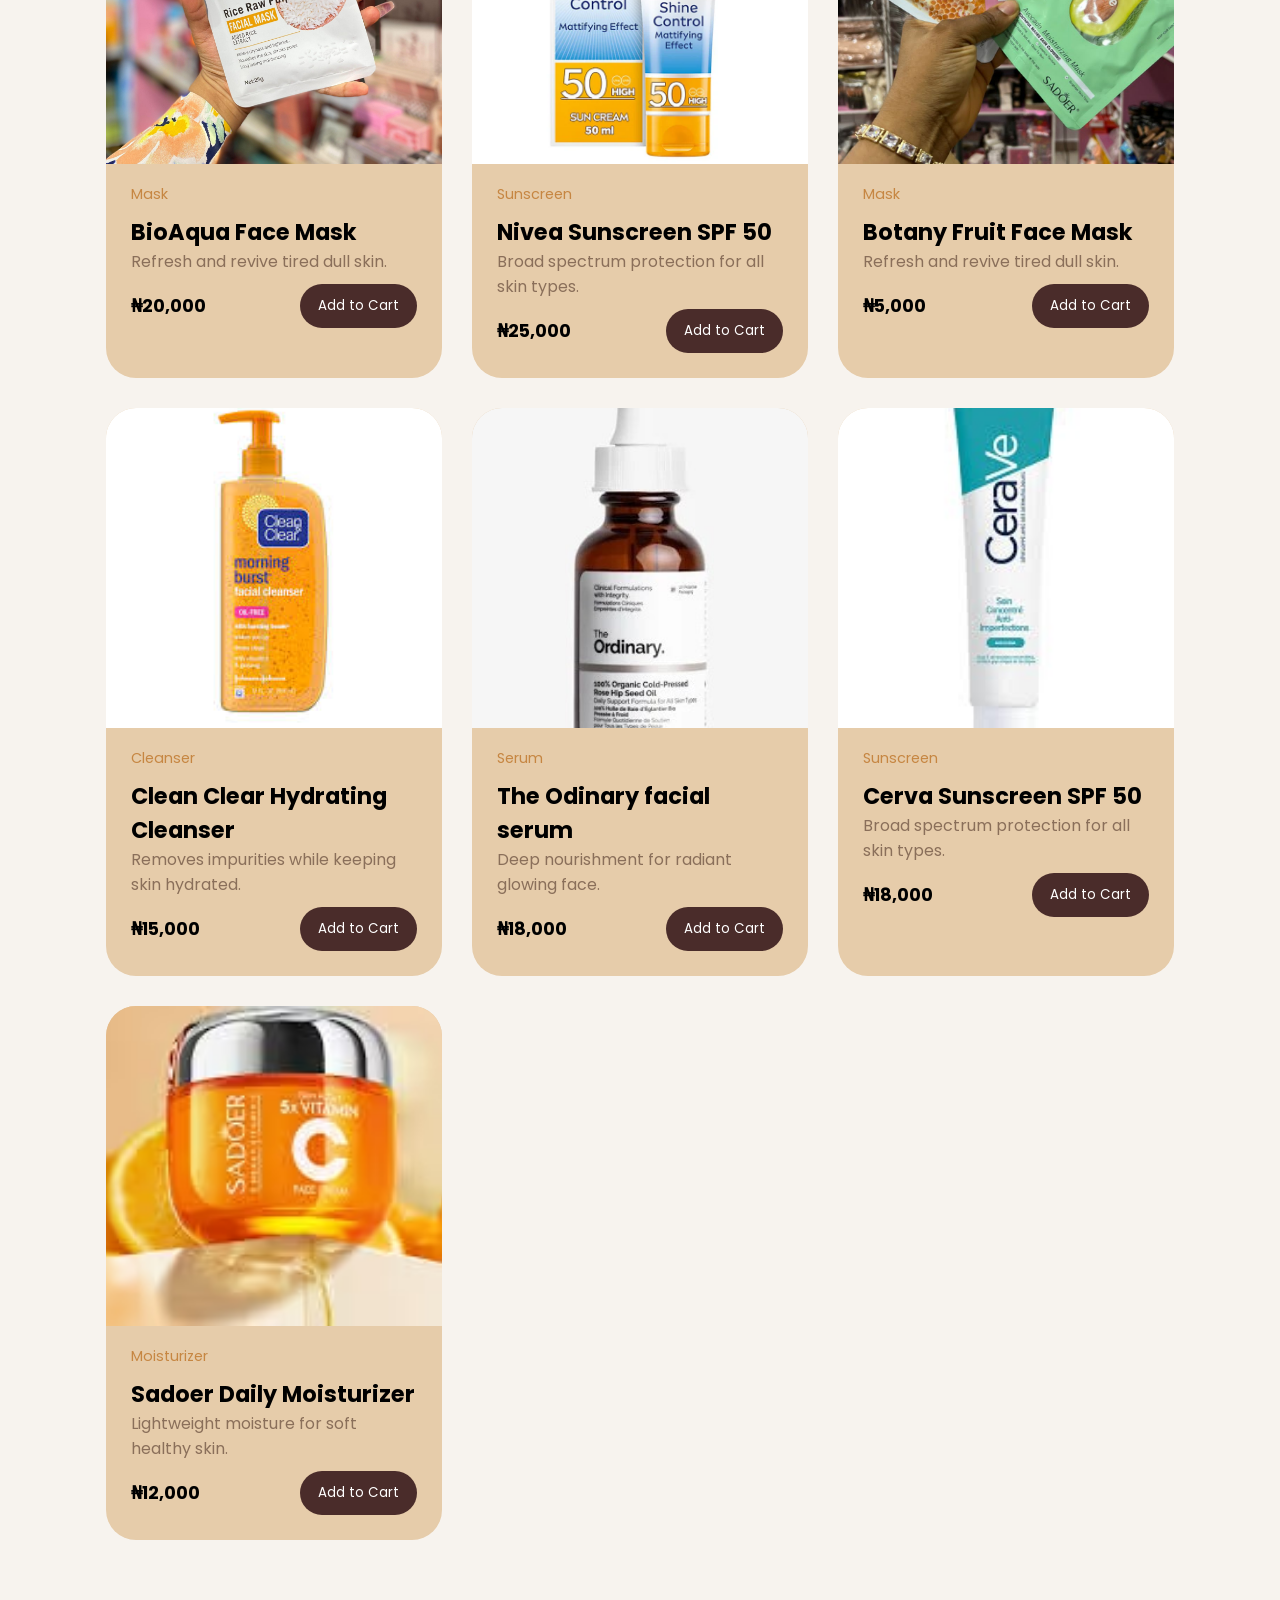
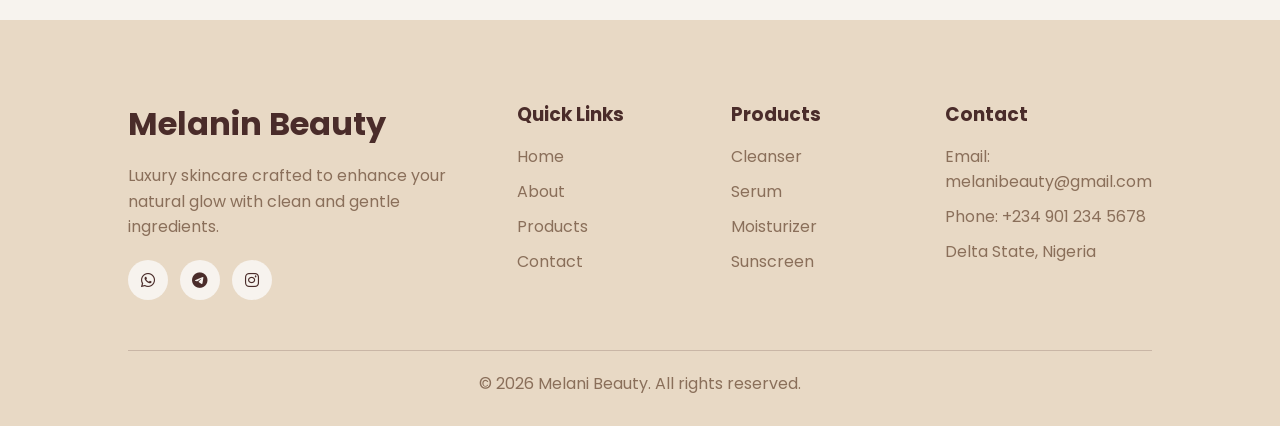
<file: product/index.html>
<!doctype html>
<html lang="en">
  <head>
    <meta charset="UTF-8" />
    <meta name="viewport" content="width=device-width, initial-scale=1.0" />
    <link rel="preconnect" href="https://fonts.googleapis.com" />
    <link rel="preconnect" href="https://fonts.gstatic.com" crossorigin />
    <link
      href="https://fonts.googleapis.com/css2?family=Cormorant+Garamond:wght@400;500;600;700&family=Poppins:wght@300;400;500;600&display=swap"
      rel="stylesheet"
    />
    <link rel="stylesheet" href="style.css" />
    <link
      rel="shortcut icon"
      href="1000046789-removebg-preview.png"
      type="image/x-icon"
    />
    <link
      rel="stylesheet"
      href="https://cdnjs.cloudflare.com/ajax/libs/font-awesome/6.5.1/css/all.min.css"
    />
    <!-- Image Preloads -->
    <link rel="preload" as="image" href="1000046789-removebg-preview.png" />
    <title>MELANIN BEAUTY- Products</title>
  </head>
  <body>
    <header>
      <!-- header -->
      <nav class="contain container reveal">
        <a href="/index.html" id="logo"
          ><img src="1000046789-removebg-preview.png" alt="logo" />
          <p class="logo-text">MELANIN BEAUTY</p></a
        >

        <!-- toggle input -->
        <input type="checkbox" id="menu-toggle" hidden />

        <!-- icon opens menu -->
        <label for="menu-toggle" class="dropdownimg">
          <span></span>
          <span></span>
          <span></span>
        </label>

        <!-- full dropdown -->
        <div class="dropdown">
          <ul>
            <div class="navtext">
              <a href="/About/index.html"><li>About Us</li></a>
              <a href="#products"><li>Products</li></a>
              <a href="#reviews"><li>Reviews</li></a>
              <a href="#contact"><li>Contact</li></a>
            </div>

            <!-- nav button -->
            <button class="navbutton"><a href="#category">Shop</a></button>
          </ul>
        </div>
      </nav>
    </header>
    <main>
      <!-- hero -->
      <section class="product-hero">
        <div class="hero-overlay"></div>
        <div class="hero-content reveal">
          <h1>Our Products</h1>
          <p>Skincare Designed For Melanin-Rich Beauty.</p>
          <a href="#category" class="btn">Explore Collection</a>
        </div>
      </section>

      <section id="category" class="contain container">
        <div class="sec-head">
          <p class="intro">OUR COLLECTIONS</p>
          <h1></h1>
        </div>

        <!-- CATEGORY BUTTONS -->
        <div class="category-container">
          <button class="category-btn active" data-category="All">All</button>
          <button class="category-btn" data-category="Serum">Serums</button>
          <button class="category-btn" data-category="Cleanser">
            Cleansers
          </button>
          <button class="category-btn" data-category="Moisturizer">
            Moisturizers
          </button>
          <button class="category-btn" data-category="Mask">Masks</button>
          <button class="category-btn" data-category="Sunscreen">
            Sunscreens
          </button>
        </div>

        <!-- PRODUCTS GRID -->
        <div class="products-grid" id="productsGrid"></div>
      </section>

      <!-- CART BUTTON -->
      <div class="cart-icon" id="cartIcon">
        <i class="fas fa-shopping-bag"></i>
        <span id="cartCount">0</span>
      </div>

      <!-- CART OVERLAY -->
      <div class="cart-overlay" id="cartOverlay"></div>

      <!-- CART DRAWER -->
      <div class="cart-drawer" id="cartDrawer">
        <div class="cart-header">
          <h2>Your Cart</h2>
          <i class="fas fa-xmark" id="closeCart"></i>
        </div>

        <!-- CART ITEMS -->
        <div class="cart-items" id="cartItems"></div>

        <!-- EMPTY CART -->
        <div class="empty-cart" id="emptyCart">
          <i class="fas fa-shopping-bag"></i>
          <p>Your cart is empty</p>
          <button onclick="closeCart()">Continue Shopping</button>
        </div>

        <!-- CART FOOTER -->
        <div class="cart-footer">
          <div class="cart-total">
            <span>Total</span>
            <span id="cartTotal">₦0</span>
          </div>

          <button class="whatsapp-btn" id="whatsappBtn">
            Order on WhatsApp
          </button>
        </div>
      </div>
      <div class="toast" id="toast">
        <i class="fas fa-check-circle"></i>
        Product added to cart
      </div>
    </main>
    <!-- footer -->
    <footer class="footer">
      <div class="footer-container">
        <!-- BRAND -->
        <div class="footer-brand">
          <h2>Melanin Beauty</h2>
          <p>
            Luxury skincare crafted to enhance your natural glow with clean and
            gentle ingredients.
          </p>

          <div class="social-icons">
            <a
              href="https://wa.me/2349023679816?text=Hi%20Melanin%20Beauty,%20I'm%20interested%20in%20your%20skincare%20products."
              target="_blank"
            >
              <i class="fa-brands fa-whatsapp"></i>
            </a>
            <a href="https://t.me/melaninbeauty" target="_blank">
              <i class="fa-brands fa-telegram"></i>
            </a>
            <a href="https://instagram.com/melaninbeauty" target="_blank">
              <i class="fa-brands fa-instagram"></i>
            </a>
          </div>
        </div>

        <!-- LINKS -->
        <div class="footer-links">
          <h3>Quick Links</h3>
          <a href="#">Home</a>
          <a href="/About/index.html">About</a>
          <a href="#">Products</a>
          <a href="#">Contact</a>
        </div>

        <!-- PRODUCTS -->
        <div class="footer-links">
          <h3>Products</h3>
          <a href="#">Cleanser</a>
          <a href="#">Serum</a>
          <a href="#">Moisturizer</a>
          <a href="#">Sunscreen</a>
        </div>

        <!-- CONTACT -->
        <div class="footer-contact">
          <h3>Contact</h3>
          <p>Email: melanibeauty@gmail.com</p>
          <p>Phone: +234 901 234 5678</p>
          <p>Delta State, Nigeria</p>
        </div>
      </div>

      <div class="footer-bottom">
        <p>© 2026 Melani Beauty. All rights reserved.</p>
      </div>
    </footer>
  </body>
  <script src="script.js"></script>
</html>
</file>
<file: style.css>
* {
  padding: 0;
  margin: 0;
  box-sizing: border-box;
  scroll-behavior: smooth;
}

h1,
.logo-text {
  font-family: "Cormorant Garamond", serif;
}

body,
nav,
p,
button {
  font-family: "Poppins", sans-serif;
}

a {
  cursor: pointer;
  text-decoration: none;
}

button {
  cursor: pointer;
  border: none;
}

.container {
  max-width: 1120px;
  padding-left: 2%;
  margin-inline: auto;
}

.contain {
  max-width: 1120px;
  padding-right: 2%;
  margin-inline: auto;
}

body {
  position: relative;
  background: #f7f3ee;
}

header {
  display: flex;
  justify-content: center;
  align-items: center;
}

/* nav bar */

nav {
  background-color: rgba(248, 245, 241, 0.92);
  display: flex;
  justify-content: space-between;
  align-items: center;
  gap: 1rem;
  position: fixed;
  border-radius: 2rem;
  padding-block: 6px;
  top: 1.5rem;
  width: 80%;
  border: 1px solid rgba(204, 202, 198, 0.548);
  z-index: 100;
}

#logo {
  display: flex;
  justify-content: center;
  align-items: end;
  gap: 6px;
  color: #1f1a16;
}

#logo p {
  margin-bottom: 6.5px;
}

#logo img {
  max-width: 40px;
  max-height: 40px;
  border-radius: 50%;
}

ul {
  display: flex;
  justify-content: center;
  align-items: center;
  gap: 3rem;
  list-style: none;
}

.navtext {
  display: flex;
  align-items: center;
  justify-content: center;
  gap: 2rem;
  flex: 1;
}

.navtext a {
  color: #4a2c2a;
  font-weight: 600;
}

.navtext a:hover {
  color: #c68642;
}

.navbutton {
  background-color: #4a2c2a;
  color: #fff;
  padding: 0.5rem 1rem;
  border-radius: 999px;
}

.navbutton:hover {
  background-color: #c68642;
}
.navbutton a {
  color: inherit;
  font-weight: 700;
}

.dropdownimg {
  display: none;
}

/* hero */
.top-hero {
  background-image: url("background-image-desktop.png");
  background-repeat: no-repeat;
  background-size: 100%;
  height: 100vh;
}
.hero {
  display: flex;
  justify-content: left;
  padding-top: 14rem;
}

.hero-text {
  max-width: 30rem;
}
.intro {
  color: #c68642;
  letter-spacing: 3px;
  margin-bottom: 10px;
}

.sub {
  color: #4a2c2a;
}

.hero-text h1 {
  font-size: 2.5rem;
  color: #1f1a16;
  margin-bottom: 1.5rem;
  font-weight: 50px;
}

.hero-text p {
  line-height: 1.6;
}

.hero-buttons {
  display: flex;
  gap: 1.5rem;
  margin-top: 20px;
}

#hero-first {
  background: #4a2c2a;
  color: #fff;
  border-radius: 30px;
  padding: 0.75rem 1.5rem;
  transition: background 0.3s ease;
}

#hero-first:hover {
  box-shadow: 0 10px 30px rgba(0, 0, 0, 0.986);
}

#hero-first:active {
  box-shadow: none;
}

#hero-butt,
.sec-text a {
  background: none;
  color: #c68642;
  border: 1px solid #c68642;
  border-radius: 30px;
  padding: 0.75rem 1.5rem;
  transition: background-color 0.3s ease;
}

#hero-butt:hover,
.sec-text a:hover {
  color: #ffffff;
  background-color: #c68642;
}

/* bodily */

.bodily section {
  padding-top: 8rem;
}

.bodily h2 {
  color: #1f1a16;
}

/* .sec-head p,
.sec-head h2 {
  align-items: center;
  justify-content: center;
  display: flex;
} */

.sec-text {
  display: flex;
  justify-content: space-between;
  align-items: end;
}

.about-content {
  display: flex;
  gap: 2rem;
  justify-content: space-between;
  align-items: center;
  margin-top: 3rem;
}

.about-content img {
  max-width: 400px;
  border-radius: 1rem;
}

.about-text {
  max-width: 60%;
}

.stats-section {
  width: 100%;
  padding: 40px 20px 0;
  display: flex;
  justify-content: space-between;
  align-items: center;
  flex-wrap: wrap;
}

.stat-box {
  text-align: center;
}

.stat-box h2 {
  margin-bottom: 10px;
}

.stat-box p {
  letter-spacing: 1px;
}

/* benefit */
.value-grid {
  display: grid;
  grid-template-columns: repeat(3, 1fr);
  gap: 30px;
  margin-top: 3rem;
  margin-bottom: 10rem;
}
.value-card {
  padding: 35px;
  border-radius: 30px;
  background: #e6ccaa;
  box-shadow: 0 10px 30px rgba(0, 0, 0, 0.05);
  transition: 0.4s ease;
  display: flex;
  flex-direction: column;
  justify-content: center;
  align-items: center;
}

.value-card:hover {
  transform: translateY(-8px);
}

.value-icon {
  width: 3rem;
  height: 3rem;
  display: grid;
  place-items: center;
  border-radius: 1rem;
  background: #f7f3ee;
  font-size: 1.35rem;
  margin-bottom: 1.25rem;
}

.fa-leaf {
  color: green;
}
.fa-tint {
  color: rgb(0, 102, 255);
}
.fa-sun {
  color: #c68642;
}

.sub {
  margin-top: 10px;
  line-height: 1.3;
}

.value-card .sub {
  text-align: center;
}

/* product */
.differ {
  background-color: #e6ccaa;
}

.product-grid {
  display: grid;
  grid-template-columns: repeat(3, 1fr);
  gap: 30px;
  margin-top: 3rem;
  padding-bottom: 5rem;
}

.product-card {
  background: #f7f3ee;
  border-radius: 1rem;
  padding: 20px;
  box-shadow: 0 10px 30px rgba(31, 26, 22, 0.08);
  transition: 0.4s ease;
}

.product-card:hover {
  transform: translateY(-8px);
}

.product-thumb {
  max-width: 100%;
  height: 200px;
  border-radius: 1rem;
  margin-bottom: 1rem;
  align-items: center;
  display: flex;
  justify-content: center;
}

.product-thumb img {
  max-width: 100%;
  max-height: 100%;
  border-radius: 1rem;
}

.price {
  display: flex;
  justify-content: space-between;
  align-items: center;
  margin-top: 1rem;
  padding-right: 10px;
}

.price a {
  background: #4a2c2a;
  color: #fff;
  border-radius: 30px;
  padding: 0.5rem 1rem;
  transition: background 0.3s ease;
}

.price a:hover {
  background-color: #c68642;
}

/* reviews */

.fa-star {
  color: #c68642;
}

.fa-star-half-alt {
  color: #c68642;
}

.testimonial-grid {
  display: grid;
  grid-template-columns: repeat(3, 1fr);
  gap: 30px;
  margin-top: 3rem;
  margin-bottom: 10.5rem;
}

.testimonial-card {
  background: #e6ccaa;
  border-radius: 1rem;
  padding: 20px;
  box-shadow: 0 10px 30px rgba(31, 26, 22, 0.08);
  transition: 0.4s ease;
}

.testimonial-card:hover {
  transform: translateY(-8px);
  box-shadow: 0 15px 40px rgba(31, 26, 22, 0.247);
}

.testimonial-img {
  display: flex;
  align-items: center;
  gap: 10px;
  margin-bottom: 1rem;
}
.testimonial-img img {
  width: 50px;
  height: 50px;
  border-radius: 50%;
}

/* FAQ */
.faq-container {
  margin-top: 3rem;
  padding-bottom: 5rem;
}

.faq-item {
  background: #f7f3ee;
  border-radius: 20px;
  padding: 20px;
  margin-bottom: 15px;
  cursor: pointer;
  transition: 0.3s ease;
}

.faq-item:hover {
  transform: translateY(-3px);
}

.faq-question {
  display: flex;
  justify-content: space-between;
  align-items: center;
  font-size: 1.1rem;
  color: #4a2c2a;
  font-weight: 500;
}

.icon {
  font-size: 1.5rem;
  color: #c68642;
  transition: 0.3s ease;
}

.faq-answer {
  max-height: 0;
  overflow: hidden;
  color: #8a6f5a;
  line-height: 1.6;
  margin-top: 0;
  transition: all 0.4s ease;
}

.faq-item.active .icon {
  transform: rotate(45deg);
}

/* contact */
.contact-section {
  display: grid;
  grid-template-columns: 1fr 1fr;
  gap: 80px;
  align-items: center;
  margin-bottom: 3rem;
}

.contact-text h2 {
  font-size: 2.5rem;
  margin-top: 0.5rem;
}

.contact-description {
  color: #8a6f5a;
  line-height: 1.8;
  margin-bottom: 35px;
  margin-top: 20px;
}

.contact-info {
  display: flex;
  flex-direction: column;
  gap: 20px;
}

.info-item {
  display: flex;
  align-items: center;
  gap: 15px;
  color: #4a2c2a;
}

.info-item i {
  width: 45px;
  height: 45px;
  display: flex;
  align-items: center;
  justify-content: center;
  border-radius: 50%;
  background: #e6ccaa;
  color: #c68642;
}

.contact-form {
  background: #e6ccaa;
  padding: 40px;
  border-radius: 35px;
}

.contact-form form {
  display: flex;
  flex-direction: column;
  gap: 20px;
}

.contact-form input,
.contact-form textarea {
  padding: 18px;
  border: none;
  outline: none;
  border-radius: 18px;
  background: #f7f3ee;
  color: #4a2c2a;
  font-size: 1rem;
}

.contact-form textarea {
  height: 160px;
  resize: none;
}

.contact-form button {
  padding: 16px;
  border: none;
  border-radius: 30px;
  background: #4a2c2a;
  color: white;
  font-size: 1rem;
  cursor: pointer;
  transition: 0.3s ease;
}

.contact-form button:hover {
  background: #c68642;
}

.reveal {
  opacity: 0;
  transform: translateY(40px);
  transition: all 0.8s ease;
}

.reveal.active {
  opacity: 1;
  transform: translateY(0);
}

/* footer */
.footer {
  background: #e8d9c5;
  padding: 80px 10% 30px;
  color: #4a2c2a;
}

.footer-container {
  display: grid;
  grid-template-columns: 2fr 1fr 1fr 1fr;
  gap: 40px;
}

.footer-brand h2 {
  font-size: 2rem;
  margin-bottom: 15px;
}

.footer-brand p {
  color: #8a6f5a;
  line-height: 1.6;
  margin-bottom: 20px;
}

.footer-links h3,
.footer-contact h3 {
  margin-bottom: 15px;
}

.footer-links a {
  display: block;
  text-decoration: none;
  color: #8a6f5a;
  margin-bottom: 10px;
  transition: 0.3s;
}

.footer-links a:hover {
  color: #c68642;
}

.footer-contact p {
  color: #8a6f5a;
  margin-bottom: 10px;
}

/* SOCIAL ICONS */
.social-icons {
  display: flex;
  gap: 12px;
}

.social-icons i {
  width: 40px;
  height: 40px;
  display: flex;
  align-items: center;
  justify-content: center;
  border-radius: 50%;
  background: #f7f3ee;
  color: #4a2c2a;
  transition: 0.3s ease;
  cursor: pointer;
}

.social-icons i:hover {
  background: #4a2c2a;
  color: white;
  transform: translateY(-5px);
}

/* BOTTOM */
.footer-bottom {
  text-align: center;
  margin-top: 50px;
  padding-top: 20px;
  border-top: 1px solid rgba(74, 44, 42, 0.2);
  color: #8a6f5a;
}

/* TABLET - 768px and below */
@media (max-width: 768px) {
  .container,
  .contain {
    padding-left: 2%;
    padding-right: 2%;
  }

  /* Hero Section */
  .top-hero {
    height: auto;
    padding-bottom: 15rem;
  }

  .hero-text h1 {
    font-size: 2rem;
    margin-bottom: 1rem;
  }

  .hero-text p {
    font-size: 0.95rem;
  }

  .hero-buttons {
    flex-direction: column;
    gap: 1rem;
    width: 100%;
  }

  #hero-first,
  #hero-butt {
    width: 100%;
    text-align: center;
  }

  /* Body sections */
  .bodily section {
    padding-top: 5rem;
  }

  /* About Section */
  .about-content {
    flex-direction: column;
    gap: 1.5rem;
  }

  .about-content img {
    max-width: 100%;
    width: 100%;
  }

  .about-text {
    max-width: 100%;
    width: 100%;
  }

  .stats-section {
    padding: 30px 0 0;
    flex-direction: column;
    gap: 20px;
  }

  .stat-box {
    width: 100%;
  }

  /* Benefits Section */
  .value-grid {
    grid-template-columns: repeat(2, 1fr);
    gap: 20px;
    margin-bottom: 5rem;
  }

  .value-card {
    padding: 25px;
  }

  /* Product Section */
  .product-grid {
    grid-template-columns: repeat(2, 1fr);
    gap: 20px;
    padding-bottom: 3rem;
  }

  /* Testimonials Section */
  .testimonial-grid {
    grid-template-columns: repeat(2, 1fr);
    gap: 20px;
    margin-bottom: 5rem;
  }

  /* Contact Section */
  .contact-section {
    grid-template-columns: 1fr;
    gap: 40px;
  }

  .contact-form {
    padding: 30px;
  }

  /* Footer */
  .footer-container {
    grid-template-columns: repeat(2, 1fr);
    gap: 30px;
  }

  .footer {
    padding: 50px 5% 20px;
  }

  .sec-text {
    flex-direction: column;
    align-items: flex-start;
    gap: 1rem;
  }

  .sec-text a,
  #hero-butt {
    align-self: flex-start;
  }

  .footer-brand h2 {
    font-size: 1.5rem;
  }
}

/* MOBILE - 480px and below */
@media (max-width: 480px) {
  .container,
  .contain {
    padding-left: 2%;
    padding-right: 2%;
    max-width: 100%;
  }

  /* Hero Section */
  .top-hero {
    padding-bottom: 10rem;
    height: auto;
  }

  .hero {
    padding-top: 5rem;
  }

  .hero-text h1 {
    font-size: 1.5rem;
    margin-bottom: 1rem;
    line-height: 1.3;
  }

  .hero-text p {
    font-size: 0.9rem;
    line-height: 1.5;
  }

  .intro {
    font-size: 0.8rem;
    letter-spacing: 2px;
  }

  .hero-buttons {
    width: 100%;
    gap: 0.75rem;
  }

  #hero-first,
  #hero-butt {
    font-size: 0.9rem;
    padding: 0.6rem 1.2rem;
    width: 100%;
  }

  /* Body sections */
  .bodily section {
    padding-top: 3rem;
    padding-bottom: 1rem;
  }

  /* Section Headings */
  .sec-head h2 {
    font-size: 1.5rem;
    line-height: 1.3;
  }

  .sec-text {
    flex-direction: column;
    align-items: flex-start;
    gap: 1rem;
  }

  .sec-text a {
    align-self: flex-start;
    font-size: 0.9rem;
    padding: 0.5rem 1rem;
  }

  /* About Section */
  .about-content {
    gap: 1rem;
  }

  .about-content img {
    max-width: 100%;
    height: auto;
    margin-bottom: 1rem;
  }

  .about-text {
    max-width: 100%;
  }

  .about-text p {
    font-size: 0.9rem;
    line-height: 1.5;
    margin-bottom: 1.5rem;
  }

  .stats-section {
    padding: 20px 0 0;
    gap: 15px;
    flex-direction: column;
  }

  .stat-box h2 {
    font-size: 1.5rem;
    margin-bottom: 5px;
  }

  .stat-box p {
    font-size: 0.85rem;
  }

  /* Benefits Section */
  .value-grid {
    grid-template-columns: 1fr;
    gap: 15px;
    margin-bottom: 3rem;
  }

  .value-card {
    padding: 20px;
  }

  .value-card h3 {
    font-size: 1.1rem;
    margin-bottom: 0.5rem;
  }

  .value-card p {
    font-size: 0.9rem;
  }

  .value-icon {
    width: 2.5rem;
    height: 2.5rem;
    font-size: 1.1rem;
    margin-bottom: 1rem;
  }

  /* Product Section */
  .product-grid {
    grid-template-columns: 1fr;
    gap: 15px;
    padding-bottom: 2rem;
  }

  .product-card {
    padding: 15px;
  }

  .product-card h3 {
    font-size: 1rem;
    margin-bottom: 0.5rem;
  }

  .product-thumb {
    height: 150px;
    margin-bottom: 0.75rem;
  }

  .price {
    font-size: 0.9rem;
    padding-right: 5px;
  }

  .price-num {
    font-weight: 600;
  }

  .price a {
    padding: 0.4rem 0.8rem;
    font-size: 0.85rem;
  }

  /* Testimonials Section */
  .testimonial-grid {
    grid-template-columns: 1fr;
    gap: 15px;
    margin-bottom: 3rem;
  }

  .testimonial-card {
    padding: 15px;
  }

  .testimonial-img {
    gap: 8px;
    margin-bottom: 0.75rem;
  }

  .testimonial-img img {
    width: 40px;
    height: 40px;
  }

  .testimonial-img p {
    font-size: 0.85rem;
  }

  .testimonial-icon i {
    font-size: 0.8rem;
  }

  .testimonial-card .sub {
    font-size: 0.85rem;
    line-height: 1.5;
  }

  .testimonial-card strong {
    font-size: 0.9rem;
  }

  /* FAQ Section */
  .faq-container {
    margin-top: 1.5rem;
    padding-bottom: 2rem;
  }

  .faq-item {
    padding: 15px;
    margin-bottom: 10px;
    border-radius: 15px;
  }

  .faq-question {
    font-size: 0.95rem;
    gap: 10px;
  }

  .icon {
    font-size: 1.2rem;
    flex-shrink: 0;
  }

  .faq-answer {
    font-size: 0.85rem;
    line-height: 1.5;
    margin-top: 10px;
  }

  /* Contact Section */
  .contact-section {
    gap: 30px;
    margin-bottom: 2rem;
  }

  .contact-text .sec-head h2 {
    font-size: 1.5rem;
  }

  .contact-description {
    font-size: 0.9rem;
    line-height: 1.6;
    margin-bottom: 1.5rem;
    margin-top: 1rem;
  }

  .contact-info {
    gap: 15px;
  }

  .info-item {
    gap: 12px;
    font-size: 0.9rem;
  }

  .info-item i {
    width: 40px;
    height: 40px;
    font-size: 1rem;
  }

  .contact-form {
    padding: 20px;
    border-radius: 25px;
  }

  .contact-form input,
  .contact-form textarea {
    padding: 12px;
    font-size: 0.9rem;
    border-radius: 12px;
  }

  .contact-form textarea {
    height: 120px;
  }

  .contact-form button {
    padding: 12px;
    font-size: 0.9rem;
    border-radius: 20px;
  }

  /* Footer */
  .footer {
    padding: 40px 3% 20px;
  }

  .footer-container {
    grid-template-columns: 1fr;
    gap: 25px;
  }

  .footer-brand h2 {
    font-size: 1.3rem;
    margin-bottom: 10px;
  }

  .footer-brand p {
    font-size: 0.85rem;
    margin-bottom: 15px;
    line-height: 1.5;
  }

  .social-icons {
    gap: 10px;
  }

  .social-icons i {
    width: 35px;
    height: 35px;
    font-size: 0.9rem;
  }

  .footer-links h3,
  .footer-contact h3 {
    font-size: 1rem;
    margin-bottom: 12px;
  }

  .footer-links a {
    font-size: 0.85rem;
    margin-bottom: 8px;
  }

  .footer-contact p {
    font-size: 0.85rem;
    margin-bottom: 8px;
  }

  .footer-bottom {
    margin-top: 30px;
    padding-top: 15px;
    font-size: 0.8rem;
  }
}

/* LARGER TABLET - 893px and below (preserves navbar responsive behavior) */
@media (max-width: 893px) {
  .contain {
    padding-right: 2%;
  }

  .container {
    padding-left: 2%;
  }

  nav {
    flex-wrap: wrap;
    padding-inline: 2%;
  }

  ul {
    gap: 0;
    flex-direction: column;
    align-items: stretch;
  }

  .navtext {
    flex-direction: column;
    gap: 1rem;
    width: 100%;
  }

  .navtext a {
    width: 100%;
    text-align: center;
    padding: 0.85rem 0;
    border-radius: 0.75rem;
    background-color: transparent;
  }

  .navbutton {
    width: 100%;
    text-align: center;
    padding: 1rem 0;
  }

  .dropdownimg {
    display: flex;
    flex-direction: column;
    gap: 4px;
    width: 2.25rem;
    height: 2.25rem;
    align-items: center;
    justify-content: center;
    border: 1px solid rgba(31, 26, 22, 0.16);
    border-radius: 0.75rem;
    background: #fff;
    position: relative;
    cursor: pointer;
    transition: 0.4s ease;
  }

  .dropdownimg span {
    width: 18px;
    height: 2px;
    background: #4a2c2a;
    border-radius: 10px;
    transition: 0.4s ease;
  }

  .dropdownimg.active span:nth-child(1) {
    transform: rotate(45deg) translate(4.5px, 4.5px);
  }
  .dropdownimg.active span:nth-child(2) {
    opacity: 0;
  }

  .dropdownimg.active span:nth-child(3) {
    transform: rotate(-45deg) translate(4.5px, -4.5px);
  }

  .dropdown {
    position: absolute;
    top: 90px;
    left: 0;
    width: 100%;
    display: none;
    background-color: rgba(248, 245, 241, 0.98);
    padding: 1.5rem 2%;
    border-radius: 1rem;
    box-shadow: 0 20px 60px rgba(31, 26, 22, 0.08);
    transition: 0.4s ease;
  }

  /* Responsive menu */
  #menu-toggle:checked + .dropdownimg + .dropdown {
    display: block;
  }

  /* hero */
  .top-hero {
    background-image: url("mobile.png");
    height: auto;
    padding-bottom: 10rem;
  }

  .hero {
    flex-direction: column;
    align-items: center;
    text-align: center;
    padding-top: 8rem;
  }

  .hero-buttons {
    justify-content: center;
    flex-direction: column;
    gap: 1rem;
  }
}
</file>
<file: About/style.css>
* {
  padding: 0;
  margin: 0;
  box-sizing: border-box;
  scroll-behavior: smooth;
}

h1,
.logo-text {
  font-family: "Cormorant Garamond", serif;
}

body,
nav,
p,
button {
  font-family: "Poppins", sans-serif;
}

a {
  cursor: pointer;
  text-decoration: none;
}

button {
  cursor: pointer;
  border: none;
}

.container {
  max-width: 1120px;
  padding-left: 2%;
  margin-inline: auto;
}

.contain {
  max-width: 1120px;
  padding-right: 2%;
  margin-inline: auto;
}

body {
  position: relative;
  background: #f7f3ee;
}

header {
  display: flex;
  justify-content: center;
  align-items: center;
}

/* nav bar */

nav {
  background-color: rgba(248, 245, 241, 0.92);
  display: flex;
  justify-content: space-between;
  align-items: center;
  gap: 1rem;
  position: fixed;
  border-radius: 2rem;
  padding-block: 6px;
  top: 1.5rem;
  width: 80%;
  border: 1px solid rgba(204, 202, 198, 0.548);
  z-index: 100;
}

#logo {
  display: flex;
  justify-content: center;
  align-items: end;
  gap: 6px;
  color: #1f1a16;
}

#logo p {
  margin-bottom: 6.5px;
}

#logo img {
  max-width: 40px;
  max-height: 40px;
  border-radius: 50%;
}

ul {
  display: flex;
  justify-content: center;
  align-items: center;
  gap: 3rem;
  list-style: none;
}

.navtext {
  display: flex;
  align-items: center;
  justify-content: center;
  gap: 2rem;
  flex: 1;
}

.navtext a {
  color: #4a2c2a;
  font-weight: 600;
}

.navtext a:hover {
  color: #c68642;
}

.navbutton,
.cta .btn {
  background-color: #4a2c2a;
  color: #fff;
  padding: 0.5rem 1rem;
  border-radius: 999px;
}

.navbutton:hover,
.cta .btn:hover {
  background-color: #c68642;
}
.navbutton a {
  color: inherit;
  font-weight: 700;
}

.dropdownimg {
  display: none;
}

/* hero */
.about-hero {
  height: 100vh;
  background-image: url("Screenshot_20260519-163848.jpg");
  background-size: cover;
  background-position: center;
  position: relative;
  display: flex;
  align-items: center;
  justify-content: center;
  text-align: center;
  color: #f7f3ee;
}

.hero-content {
  position: relative;
  z-index: 2;
  max-width: 700px;
  padding: 20px;
}

.reveal {
  opacity: 0;
  transform: translateY(40px);
  transition: all 0.8s ease;
}

.reveal.active {
  opacity: 1;
  transform: translateY(0);
}

.hero-content h1 {
  font-size: 3.2rem;
  font-weight: 600;
  letter-spacing: 1px;
}

.hero-content p {
  font-size: 1.2rem;
  margin-top: 15px;
  opacity: 0.9;
  color: #ffffff;
}

.btn {
  display: inline-block;
  margin-top: 25px;
  padding: 12px 28px;
  background: #f7f3ee;
  color: #111;
  text-decoration: none;
  border-radius: 30px;
  font-weight: 500;
  transition: 0.3s;
  border: 1px solid transparent;
}

.btn:hover {
  background: transparent;
  border: 1px solid #f7f3ee;
  color: #f7f3ee;
}

/* bodily */

.intro {
  color: #c68642;
  letter-spacing: 3px;
  margin-bottom: 10px;
}

.bodily section {
  padding-top: 8rem;
}

h2 {
  color: #1f1a16;
}

.story-content {
  display: flex;
  justify-content: space-between;
  align-items: center;
  gap: 2rem;
  margin-top: 3rem;
}

.quote {
  padding-top: 20px;
  display: flex;
  flex-direction: column;
  /* align-items: flex-end; */
  text-align: center;
}
#found {
  text-align: center;
}

.story-img img {
  max-width: 550px;
  height: auto;
  border-radius: 30px;
}

/* archivement */
.achievement-section {
  display: flex;
  justify-content: space-around;
  text-align: center;
  align-items: center;
  gap: 2rem;
  margin-top: 5rem;
  padding: 2rem;
}

/* benefit */
.differ {
  background-color: #e6ccaa;
}

.value-grid {
  display: grid;
  grid-template-columns: repeat(3, 1fr);
  gap: 30px;
  margin-top: 3rem;
  padding-bottom: 5rem;
}
.value-card {
  padding: 35px;
  display: flex;
  flex-direction: column;
  justify-content: center;
  align-items: center;
  border-radius: 30px;
  transition: 0.4s ease;
  background-color: #e6ccaa;
}

.value-card:hover {
  transform: translateY(-8px);
}

.value-icon {
  width: 3rem;
  height: 3rem;
  display: grid;
  place-items: center;
  border-radius: 1rem;
  background: #f7f3ee;
  font-size: 1.35rem;
  margin-bottom: 1.25rem;
}

.value-icon i {
  color: #4a2c2a;
}

/* .fa-leaf {
  color: green;
}
.fa-tint {
  color: rgb(0, 102, 255);
}
.fa-sun {
  color: #c68642;
}
.fa-shield-heart {
  color: #8e44ad;
}
.fa-heart {
  color: #e74c3c;
}
.fa-user-md {
  color: #3498db;
} */

.sub {
  margin-top: 10px;
  line-height: 1.3;
  text-align: center;
}

/* CTA */
#CTA {
  padding: 80px 15% 80px;
  text-align: center;
}

.cta {
  background: #f7f3ee;
  padding: 40px;
  border-radius: 30px;
}

/* footer */
.footer {
  background: #e8d9c5;
  padding: 80px 10% 30px;
  color: #4a2c2a;
}

.footer-container {
  display: grid;
  grid-template-columns: 2fr 1fr 1fr 1fr;
  gap: 40px;
}

.footer-brand h2 {
  font-size: 2rem;
  margin-bottom: 15px;
}

.footer-brand p {
  color: #8a6f5a;
  line-height: 1.6;
  margin-bottom: 20px;
}

.footer-links h3,
.footer-contact h3 {
  margin-bottom: 15px;
}

.footer-links a {
  display: block;
  text-decoration: none;
  color: #8a6f5a;
  margin-bottom: 10px;
  transition: 0.3s;
}

.footer-links a:hover {
  color: #c68642;
}

.footer-contact p {
  color: #8a6f5a;
  margin-bottom: 10px;
}

/* SOCIAL ICONS */
.social-icons {
  display: flex;
  gap: 12px;
}

.social-icons i {
  width: 40px;
  height: 40px;
  display: flex;
  align-items: center;
  justify-content: center;
  border-radius: 50%;
  background: #f7f3ee;
  color: #4a2c2a;
  transition: 0.3s ease;
  cursor: pointer;
}

.social-icons i:hover {
  background: #4a2c2a;
  color: white;
  transform: translateY(-5px);
}

/* BOTTOM */
.footer-bottom {
  text-align: center;
  margin-top: 50px;
  padding-top: 20px;
  border-top: 1px solid rgba(74, 44, 42, 0.2);
  color: #8a6f5a;
}

/* Responsive adjustments */
@media (max-width: 893px) {
  .container,
  .contain {
    padding-left: 2%;
    padding-right: 2%;
    max-width: 100%;
  }

  nav {
    flex-wrap: wrap;
    padding-inline: 2%;
    width: 92%;
  }

  ul {
    gap: 0;
    flex-direction: column;
    align-items: stretch;
  }

  .navtext {
    flex-direction: column;
    gap: 1rem;
    width: 100%;
  }

  .navtext a {
    width: 100%;
    text-align: center;
    padding: 0.85rem 0;
    border-radius: 0.75rem;
    background-color: transparent;
  }

  .navbutton {
    width: 100%;
    text-align: center;
    padding: 1rem 0;
  }

  .dropdownimg {
    display: flex;
    flex-direction: column;
    gap: 4px;
    width: 2.25rem;
    height: 2.25rem;
    align-items: center;
    justify-content: center;
    border: 1px solid rgba(31, 26, 22, 0.16);
    border-radius: 0.75rem;
    background: #fff;
    position: relative;
    cursor: pointer;
  }

  .dropdownimg span {
    width: 18px;
    height: 2px;
    background: #4a2c2a;
    border-radius: 10px;
    transition: 0.4s ease;
  }

  .dropdownimg.active span:nth-child(1) {
    transform: rotate(45deg) translate(4.5px, 4.5px);
  }
  .dropdownimg.active span:nth-child(2) {
    opacity: 0;
  }

  .dropdownimg.active span:nth-child(3) {
    transform: rotate(-45deg) translate(4.5px, -4.5px);
  }

  .dropdown {
    position: absolute;
    top: 90px;
    left: 0;
    width: 100%;
    display: none;
    background-color: rgba(248, 245, 241, 0.98);
    padding: 1.5rem 2%;
    border-radius: 1rem;
    box-shadow: 0 20px 60px rgba(31, 26, 22, 0.08);
    z-index: 100;
  }

  #menu-toggle:checked + .dropdownimg + .dropdown {
    display: block;
  }

  .about-hero {
    min-height: 85vh;
    padding-top: 5rem;
    background-position: center top;
  }

  .hero-content h1 {
    font-size: 2.5rem;
  }

  .hero-content p {
    font-size: 1rem;
  }

  .story-content {
    flex-direction: column;
    gap: 1.5rem;
  }

  .story-img img {
    width: 100%;
    max-width: 100%;
  }

  .achievement-section {
    flex-wrap: wrap;
    gap: 1rem;
    justify-content: center;
    padding: 1.5rem;
  }

  .achievement-card {
    flex: 1 1 45%;
    min-width: 200px;
    margin-bottom: 0;
  }

  .value-grid {
    grid-template-columns: repeat(2, 1fr);
    gap: 20px;
  }

  .value-card {
    padding: 28px;
  }

  #CTA {
    padding: 60px 5% 60px;
  }
}

@media (max-width: 768px) {
  /* Footer */
  .footer-container {
    grid-template-columns: repeat(2, 1fr);
    gap: 30px;
  }

  .footer {
    padding: 50px 5% 20px;
  }

  .sec-text {
    flex-direction: column;
    align-items: flex-start;
    gap: 1rem;
  }

  .sec-text a,
  #hero-butt {
    align-self: flex-start;
  }

  .footer-brand h2 {
    font-size: 1.5rem;
  }
}

@media (max-width: 480px) {
  nav {
    width: 96%;
  }

  .container,
  .contain {
    padding-left: 2%;
    padding-right: 2%;
    max-width: 100%;
  }

  .about-hero {
    min-height: 75vh;
    padding-top: 4.5rem;
  }

  .hero-content h1 {
    font-size: 2rem;
  }

  .hero-content p {
    font-size: 0.95rem;
    line-height: 1.6;
  }

  .btn {
    padding: 10px 24px;
    font-size: 0.95rem;
  }

  .story-content {
    gap: 1rem;
  }

  .story-text p {
    font-size: 0.95rem;
    line-height: 1.6;
  }

  .quote {
    text-align: left;
    align-items: flex-start;
  }

  .achievement-section {
    flex-direction: column;
    gap: 1rem;
    padding: 1rem;
  }

  .achievement-card {
    width: 100%;
  }

  .achievement-card h2 {
    font-size: 2rem;
  }

  .value-grid {
    grid-template-columns: 1fr;
    gap: 15px;
    margin-bottom: 3rem;
  }

  .value-card {
    padding: 24px;
  }

  #CTA {
    padding: 45px 4% 45px;
  }

  .cta {
    padding: 30px;
  }

  .cta h2 {
    font-size: 1.8rem;
  }

  .footer {
    padding: 50px 4% 25px;
  }

  .footer-container {
    grid-template-columns: 1fr;
    gap: 25px;
  }

  .footer-brand h2 {
    font-size: 1.5rem;
  }

  .footer-brand p,
  .footer-links a,
  .footer-contact p {
    font-size: 0.95rem;
  }

  .social-icons {
    gap: 10px;
  }

  .social-icons i {
    width: 36px;
    height: 36px;
  }

  .footer-bottom {
    font-size: 0.85rem;
    margin-top: 30px;
  }
}
</file>
<file: product/style.css>
* {
  padding: 0;
  margin: 0;
  box-sizing: border-box;
  scroll-behavior: smooth;
}

h1,
.logo-text {
  font-family: "Cormorant Garamond", serif;
}

body,
nav,
p,
button {
  font-family: "Poppins", sans-serif;
}

a {
  cursor: pointer;
  text-decoration: none;
}

button {
  cursor: pointer;
  border: none;
}

.container {
  max-width: 1120px;
  padding-left: 2%;
  margin-inline: auto;
}

.contain {
  max-width: 1120px;
  padding-right: 2%;
  margin-inline: auto;
}

body {
  position: relative;
  background: #f7f3ee;
}

header {
  display: flex;
  justify-content: center;
  align-items: center;
}

/* nav bar */

nav {
  background-color: rgba(248, 245, 241, 0.92);
  display: flex;
  justify-content: space-between;
  align-items: center;
  gap: 1rem;
  position: fixed;
  border-radius: 2rem;
  padding-block: 6px;
  top: 1.5rem;
  width: 80%;
  border: 1px solid rgba(204, 202, 198, 0.548);
  z-index: 100;
}

#logo {
  display: flex;
  justify-content: center;
  align-items: end;
  gap: 6px;
  color: #1f1a16;
}

#logo p {
  margin-bottom: 6.5px;
}

#logo img {
  max-width: 40px;
  max-height: 40px;
  border-radius: 50%;
}

ul {
  display: flex;
  justify-content: center;
  align-items: center;
  gap: 3rem;
  list-style: none;
}

.navtext {
  display: flex;
  align-items: center;
  justify-content: center;
  gap: 2rem;
  flex: 1;
}

.navtext a {
  color: #4a2c2a;
  font-weight: 600;
}

.navtext a:hover {
  color: #c68642;
}

.navbutton {
  background-color: #4a2c2a;
  color: #f7f3ee;
  padding: 0.5rem 1rem;
  border-radius: 999px;
}

.navbutton:hover {
  background-color: #c68642;
}
.navbutton a {
  color: inherit;
  font-weight: 700;
}

.dropdownimg {
  display: none;
}

/* hero */
.product-hero {
  position: relative;
  height: 70vh;
  background-image: url("product2.jfif");
  background-size: cover;
  background-position: center;
  background-repeat: no-repeat;
  display: flex;
  align-items: center;
  justify-content: center;
  text-align: center;
  overflow: hidden;
  transition: background-image 1s ease-in-out;
}

.hero-overlay {
  position: absolute;
  inset: 0;
  background: rgba(0, 0, 0, 0.35);
}

.hero-content {
  position: relative;
  z-index: 2;
  color: #f7f3ee;
  max-width: 700px;
  padding: 20px;
  animation: fadeUp 1.2s ease;
}

.hero-intro {
  letter-spacing: 3px;
  margin-bottom: 15px;
  font-size: 0.9rem;
}

.hero-content h1 {
  font-size: 4rem;
  line-height: 1.2;
  margin-bottom: 20px;
}

.hero-content p {
  line-height: 1.8;
  margin-bottom: 30px;
}

.hero-content .btn {
  padding: 15px 35px;
  border-radius: 40px;
  border: 1px solid #f7f3ee;
  background: #f7f3ee;
  color: #4a2c2a;
  cursor: pointer;
  transition: 0.3s ease;
}

.hero-content .btn:hover {
  background: transparent;
  color: #f7f3ee;
}

@keyframes fadeUp {
  from {
    opacity: 0;
    transform: translateY(40px);
  }

  to {
    opacity: 1;
    transform: translateY(0);
  }
}

#category {
  padding-top: 5rem;
}

.intro {
  color: #c68642;
  letter-spacing: 3px;
}

.sec-head h1 {
  color: #1f1a16;
  font-family: "Poppins", sans-serif;
}

/* category */
.category-container {
  gap: 15px;
  flex-wrap: wrap;
  margin-bottom: 30px;
  margin-top: 20px;
  position: sticky;
  top: 80px;
  width: fit-content;
  border-radius: 30px;
  z-index: 10;
}

.category-btn {
  padding: 10px 18px;
  border-radius: 30px;
  border: 1px solid #4a2c2a;
  background: rgba(248, 245, 241, 0.92);
  color: #1f1a16;
  cursor: pointer;
  transition: 0.3s ease;
  font-size: 0.9rem;
}

.category-btn:hover {
  background: #c68642;
  border: 1px solid #c68642;
  color: #f7f3ee;
}

.category-btn.active {
  background: #c68642;
  border: 1px solid #c68642;
  color: #f7f3ee;
}

/* PRODUCTS GRID */
.products-grid {
  display: grid;
  grid-template-columns: repeat(3, 1fr);
  gap: 30px;
  margin-top: 3rem;
  margin-bottom: 5rem;
}

.product-card {
  background: #e6ccaa;
  border-radius: 30px;
  overflow: hidden;
  padding-bottom: 25px;
  transition: 0.4s ease;
}

.product-card:hover,
.cart-icon:hover {
  transform: translateY(-8px);
}

.product-image {
  height: 320px;
  overflow: hidden;
}

.product-image img {
  width: 100%;
  height: 100%;
  object-fit: cover;
  transition: 0.4s ease;
}

.product-card:hover img {
  transform: scale(1);
}

.product-category {
  display: inline-block;
  margin: 20px 25px 10px;
  color: #c68642;
  font-size: 0.9rem;
}

.product-card h3 {
  margin: 0 25px;
  font-size: 1.4rem;
}

.product-card p {
  margin: 0 25px 10px;
  color: #8a6f5a;
}

.product-bottom {
  display: flex;
  justify-content: space-between;
  align-items: center;
  margin: 0 25px;
}

.price {
  font-weight: bold;
  font-size: 1.1rem;
}

.add-cart-btn {
  padding: 12px 18px;
  border: none;
  border-radius: 30px;
  background: #4a2c2a;
  color: white;
  cursor: pointer;
  transition: 0.3s ease;
}

.add-cart-btn:hover {
  background: #c68642;
}

/* CART ICON */
.cart-icon {
  position: fixed;
  right: 30px;
  bottom: 30px;
  width: 65px;
  height: 65px;
  border-radius: 50%;
  background: #4a2c2a;
  color: #f7f3ee;
  display: flex;
  align-items: center;
  justify-content: center;
  cursor: pointer;
  z-index: 1000;
  transition: 0.4s ease;
}

.cart-icon i {
  font-size: 1.3rem;
}

.cart-icon span {
  position: absolute;
  top: -5px;
  right: -5px;
  width: 24px;
  height: 24px;
  border-radius: 50%;
  background: #c68642;
  display: flex;
  align-items: center;
  justify-content: center;
  font-size: 0.8rem;
}

/* CART OVERLAY */

.cart-overlay {
  position: fixed;
  inset: 0;
  background: rgba(0, 0, 0, 0.4);
  opacity: 0;
  visibility: hidden;
  transition: 0.3s ease;
  z-index: 1000;
}

.cart-overlay.active {
  opacity: 1;
  visibility: visible;
}

/* CART DRAWER */

.cart-drawer {
  position: fixed;
  top: 0;
  right: -450px;
  width: 420px;
  max-width: 100%;
  height: 100vh;
  background: white;
  z-index: 1001;
  transition: 0.4s ease;
  display: flex;
  flex-direction: column;
}

.cart-drawer.active {
  right: 0;
}

.cart-header {
  display: flex;
  justify-content: space-between;
  align-items: center;
  padding: 25px;
  border-bottom: 1px solid #eee;
}

.cart-header i {
  cursor: pointer;
  font-size: 1.3rem;
}

.cart-items {
  flex: 1;
  overflow-y: auto;
  padding: 25px;
}

.cart-item {
  display: flex;
  gap: 15px;
  margin-bottom: 25px;
}

.cart-item img {
  width: 90px;
  height: 90px;
  object-fit: cover;
  border-radius: 18px;
}

.cart-item-info {
  flex: 1;
}

.cart-item-info h4 {
  margin-bottom: 8px;
}

.cart-item-info p {
  color: #8a6f5a;
  margin-bottom: 10px;
}

.quantity-controls {
  display: flex;
  align-items: center;
  gap: 10px;
}

.quantity-controls button {
  width: 28px;
  height: 28px;
  border: none;
  border-radius: 50%;
  background: #e6ccaa;
  cursor: pointer;
}

.remove-btn {
  margin-top: 10px;
  color: red;
  cursor: pointer;
  font-size: 0.9rem;
}

.cart-footer {
  padding: 25px;
  border-top: 1px solid #eee;
}

.cart-total {
  display: flex;
  justify-content: space-between;
  margin-bottom: 20px;
  font-weight: bold;
}

.whatsapp-btn {
  width: 100%;
  padding: 16px;
  border: none;
  border-radius: 30px;
  background: #25d366;
  color: white;
  cursor: pointer;
  font-size: 1rem;
}

.empty-cart {
  display: flex;
  flex-direction: column;
  align-items: center;
  justify-content: center;
  height: 70%;
  text-align: center;
  padding: 60px 20px;
  color: #8a6f5a;
}

.empty-cart i {
  font-size: 3rem;
  margin-bottom: 15px;
  color: #c68642;
}

.empty-cart p {
  margin-bottom: 20px;
}

.empty-cart button {
  padding: 12px 20px;
  border: none;
  border-radius: 30px;
  background: #4a2c2a;
  color: white;
  cursor: pointer;
}

.empty-cart button:hover {
  background: #c68642;
}

/* notification */
.toast {
  display: flex;
  align-items: center;
  gap: 12px;
  position: fixed;
  top: 30px;
  left: 550px;
  background: #4a2c2a;
  color: #f7f3ee;
  padding: 16px 24px;
  border-radius: 14px;
  font-size: 0.95rem;
  z-index: 2000;
  opacity: 0;
  transform: translateY(-20px);
  pointer-events: none;
  transition: 0.4s ease;
}

.fa-check-circle {
  color: #25d366;
}

.toast.show {
  opacity: 1;
  transform: translateY(0);
}

/* footer */
.footer {
  background: #e8d9c5;
  padding: 80px 10% 30px;
  color: #4a2c2a;
}

.footer-container {
  display: grid;
  grid-template-columns: 2fr 1fr 1fr 1fr;
  gap: 40px;
}

.footer-brand h2 {
  font-size: 2rem;
  margin-bottom: 15px;
}

.footer-brand p {
  color: #8a6f5a;
  line-height: 1.6;
  margin-bottom: 20px;
}

.footer-links h3,
.footer-contact h3 {
  margin-bottom: 15px;
}

.footer-links a {
  display: block;
  text-decoration: none;
  color: #8a6f5a;
  margin-bottom: 10px;
  transition: 0.3s;
}

.footer-links a:hover {
  color: #c68642;
}

.footer-contact p {
  color: #8a6f5a;
  margin-bottom: 10px;
}

/* SOCIAL ICONS */
.social-icons {
  display: flex;
  gap: 12px;
}

.social-icons i {
  width: 40px;
  height: 40px;
  display: flex;
  align-items: center;
  justify-content: center;
  border-radius: 50%;
  background: #f7f3ee;
  color: #4a2c2a;
  transition: 0.3s ease;
  cursor: pointer;
}

.social-icons i:hover {
  background: #4a2c2a;
  color: white;
  transform: translateY(-5px);
}

/* BOTTOM */
.footer-bottom {
  text-align: center;
  margin-top: 50px;
  padding-top: 20px;
  border-top: 1px solid rgba(74, 44, 42, 0.2);
  color: #8a6f5a;
}

/* Responsive: tablet and mobile adjustments (preserve navbar design) */
@media (max-width: 893px) {
  .container,
  .contain {
    padding-left: 2%;
    padding-right: 2%;
    max-width: 100%;
  }

  nav {
    flex-wrap: wrap;
    padding-inline: 2%;
    width: 92%;
  }

  ul {
    gap: 0;
    flex-direction: column;
    align-items: stretch;
  }

  .navtext {
    flex-direction: column;
    gap: 1rem;
    width: 100%;
  }

  .navtext a {
    width: 100%;
    text-align: center;
    padding: 0.85rem 0;
    border-radius: 0.75rem;
    background-color: transparent;
  }

  .navbutton {
    width: 100%;
    text-align: center;
    padding: 1rem 0;
  }

  .dropdownimg {
    display: flex;
    flex-direction: column;
    gap: 4px;
    width: 2.25rem;
    height: 2.25rem;
    align-items: center;
    justify-content: center;
    border: 1px solid rgba(31, 26, 22, 0.16);
    border-radius: 0.75rem;
    background: #fff;
    position: relative;
    cursor: pointer;
  }

  .dropdownimg span {
    width: 18px;
    height: 2px;
    background: #4a2c2a;
    border-radius: 10px;
    transition: 0.4s ease;
  }

  .dropdownimg.active span:nth-child(1) {
    transform: rotate(45deg) translate(4.5px, 4.5px);
  }
  .dropdownimg.active span:nth-child(2) {
    opacity: 0;
  }

  .dropdownimg.active span:nth-child(3) {
    transform: rotate(-45deg) translate(4.5px, -4.5px);
  }

  .dropdown {
    position: absolute;
    top: 90px;
    left: 0;
    width: 100%;
    display: none;
    background-color: rgba(248, 245, 241, 0.98);
    padding: 1.5rem 2%;
    border-radius: 1rem;
    box-shadow: 0 20px 60px rgba(31, 26, 22, 0.08);
    z-index: 100;
  }

  #menu-toggle:checked + .dropdownimg + .dropdown {
    display: block;
  }

  /* Category buttons become full-width scrollable block on small screens */
  .category-container {
    position: static;
    display: flex;
    gap: 10px;
    flex-wrap: nowrap;
    overflow-x: auto;
    padding-bottom: 0.5rem;
    -webkit-overflow-scrolling: touch;
    width: 100%;
    margin-top: 16px;
  }

  .category-btn {
    flex: 0 0 auto;
  }

  /* Products grid: 3 -> 2 columns */
  .products-grid {
    grid-template-columns: repeat(2, 1fr);
    gap: 20px;
  }

  .product-image {
    height: 260px;
  }

  /* Cart drawer should be narrower on tablet */
  .cart-drawer {
    width: 360px;
  }

  /* Toast centered for smaller viewports */
  .toast {
    left: 50%;
    transform: translateX(-50%) translateY(-20px);
  }

  /* Footer two columns */
  .footer-container {
    grid-template-columns: repeat(2, 1fr);
    gap: 30px;
  }
}

@media (max-width: 480px) {
  .container,
  .contain {
    padding-left: 2%;
    padding-right: 2%;
    max-width: 100%;
  }

  /* Hero adjustments */
  .product-hero {
    height: auto;
    padding: 6rem 0 3rem;
    background-position: center top;
  }

  .hero-content h1 {
    font-size: 2rem;
    line-height: 1.15;
    margin-bottom: 12px;
  }

  .hero-content p {
    font-size: 1rem;
    margin-bottom: 18px;
  }

  .hero-content .btn {
    padding: 12px 22px;
    font-size: 0.95rem;
  }

  /* Category buttons stacked into a horizontal scroller */
  .category-container {
    gap: 10px;
    padding-bottom: 0.5rem;
  }

  /* Products grid -> single column */
  .products-grid {
    grid-template-columns: 1fr;
    gap: 15px;
    margin-top: 1.5rem;
    margin-bottom: 2.5rem;
  }

  .product-image {
    height: 220px;
  }

  .product-card h3 {
    font-size: 1.1rem;
  }

  .product-card p {
    font-size: 0.95rem;
  }

  .product-bottom {
    flex-direction: column;
    align-items: flex-start;
    gap: 10px;
  }

  .price {
    font-size: 1rem;
  }

  .add-cart-btn {
    width: 100%;
    text-align: center;
    padding: 10px 12px;
  }

  /* Cart icon smaller and slightly inset for phones */
  .cart-icon {
    right: 18px;
    bottom: 18px;
    width: 56px;
    height: 56px;
  }

  .cart-icon span {
    width: 20px;
    height: 20px;
    font-size: 0.75rem;
  }

  /* Cart drawer full width on mobile */
  .cart-drawer {
    width: 100%;
    right: -100%;
  }

  .cart-drawer.active {
    right: 0;
  }

  .cart-item img {
    width: 72px;
    height: 72px;
  }

  /* Toast at top center */
  .toast {
    left: 10%;
    transform: translateX(-50%) translateY(-20px);
    top: 20px;
  }

  /* Footer single column */
  .footer-container {
    grid-template-columns: 1fr;
    gap: 20px;
  }

  .footer {
    padding: 40px 4% 20px;
  }
}
</file>
